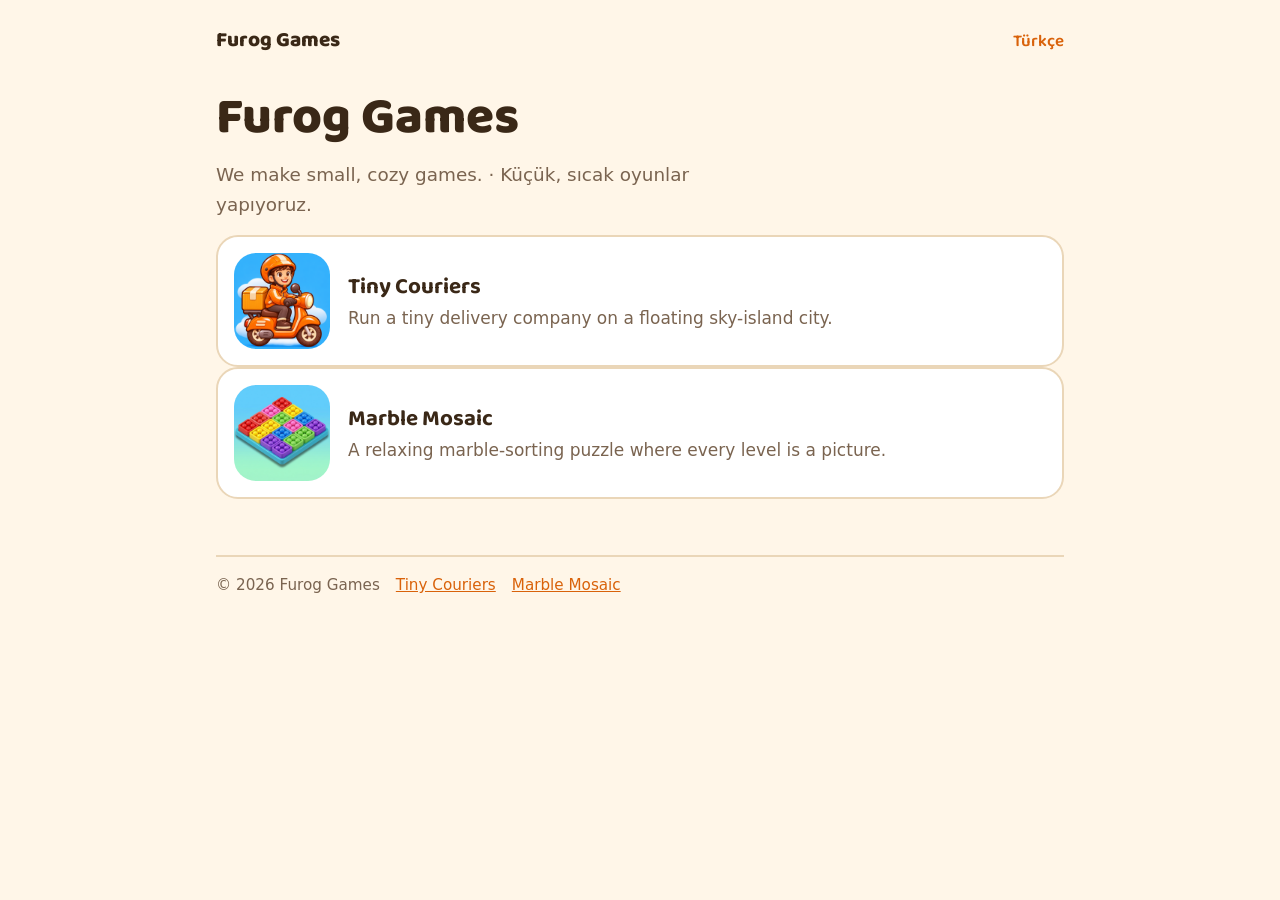
<file: index.html>
<!doctype html>
<html lang="en">
<head>
<meta charset="utf-8">
<meta name="viewport" content="width=device-width, initial-scale=1">
<title>Furog Games</title>
<meta name="description" content="Furog Games — small, cozy games.">
<link rel="stylesheet" href="assets/style.css">
<link rel="icon" href="assets/img/favicon.png">
<link rel="apple-touch-icon" href="assets/img/apple-touch-icon.png">
</head>
<body>
<div class="wrap">
<header class="top">
  <a class="brand" href="">Furog Games</a>
  <nav class="lang"><a href="tr/" hreflang="tr">Türkçe</a></nav>
</header>
<main>
<h1>Furog Games</h1>
<p class="lead">We make small, cozy games. · Küçük, sıcak oyunlar yapıyoruz.</p>
<a class="card" href="tiny-couriers/">
  <img src="assets/img/tiny-couriers-icon.png" alt="" width="96" height="96">
  <div><b>Tiny Couriers</b><span>Run a tiny delivery company on a floating sky-island city.</span></div>
</a>
<a class="card" href="marble-mosaic/">
  <img src="assets/img/marble-mosaic-icon.png" alt="" width="96" height="96">
  <div><b>Marble Mosaic</b><span>A relaxing marble-sorting puzzle where every level is a picture.</span></div>
</a>
</main>
<footer>
  <span>© 2026 Furog Games</span>
  <a href="tiny-couriers/">Tiny Couriers</a>
  <a href="marble-mosaic/">Marble Mosaic</a>
</footer>
</div>
</body>
</html>
</file>
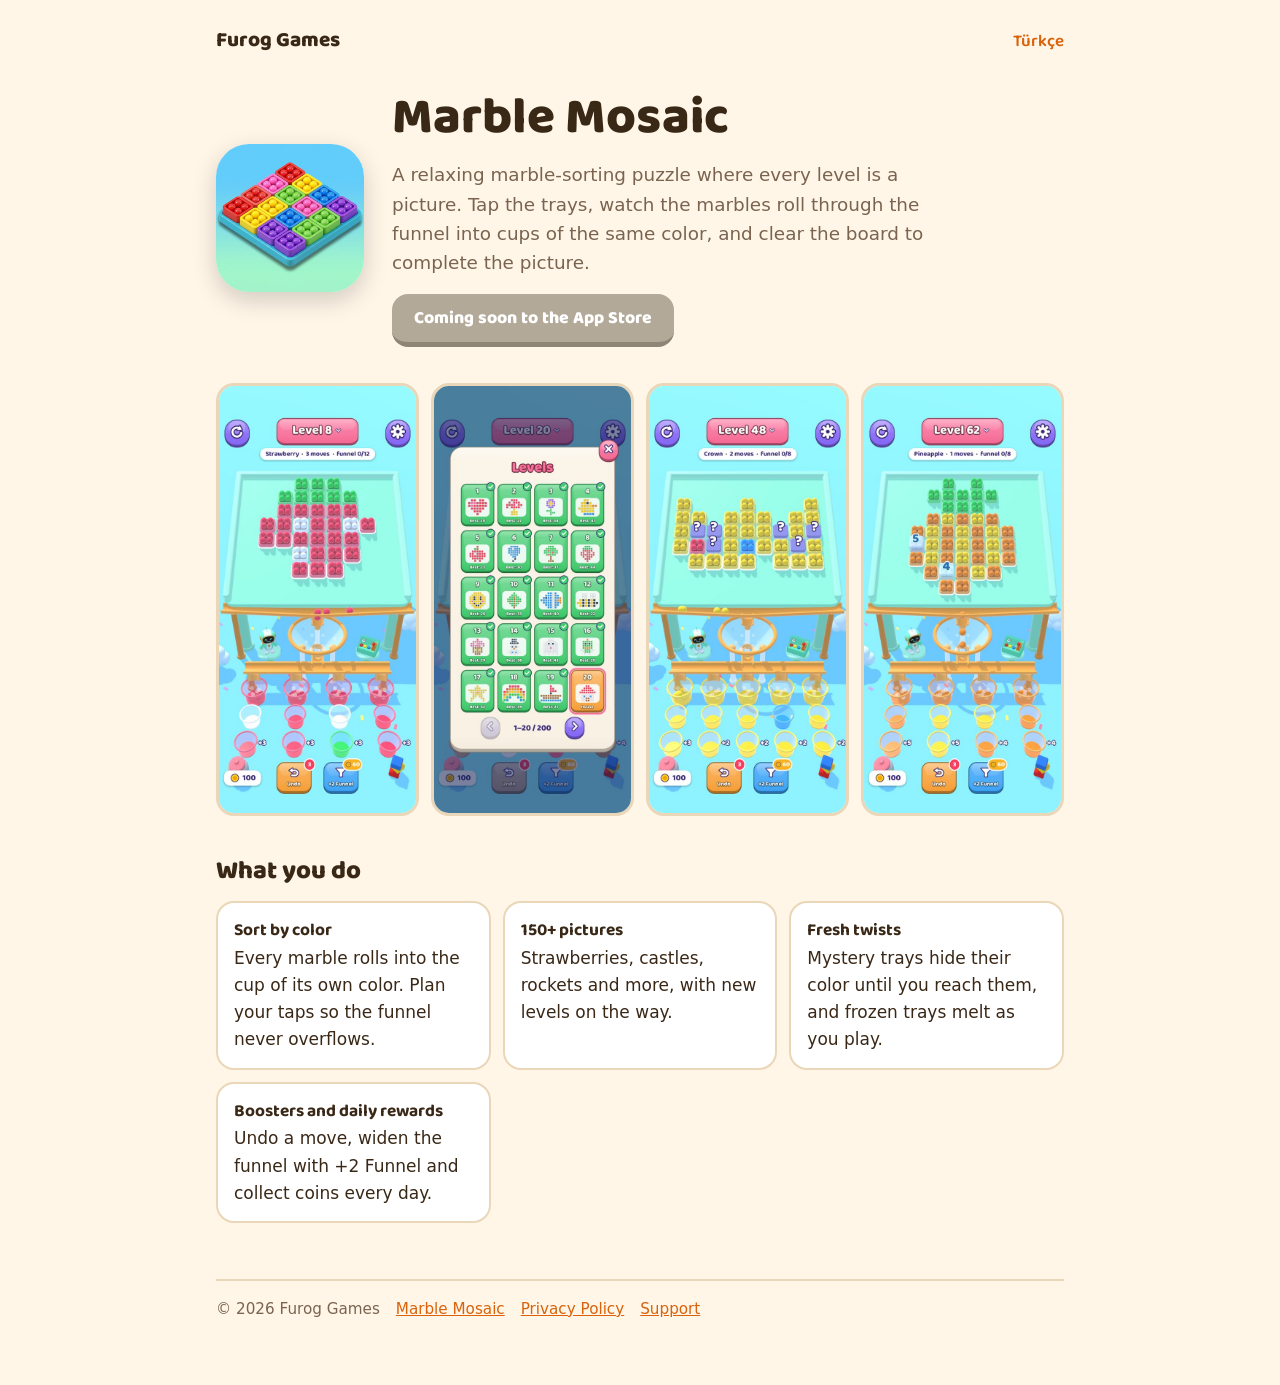
<file: marble-mosaic/index.html>
<!doctype html>
<html lang="en">
<head>
<meta charset="utf-8">
<meta name="viewport" content="width=device-width, initial-scale=1">
<title>Marble Mosaic</title>
<meta name="description" content="A relaxing marble-sorting puzzle where every level is a picture.">
<link rel="stylesheet" href="../assets/style.css">
<link rel="icon" href="../assets/img/favicon.png">
<link rel="apple-touch-icon" href="../assets/img/apple-touch-icon.png">
</head>
<body>
<div class="wrap">
<header class="top">
  <a class="brand" href="../">Furog Games</a>
  <nav class="lang"><a href="tr/" hreflang="tr">Türkçe</a></nav>
</header>
<main>
<section class="hero">
  <img class="icon" src="../assets/img/marble-mosaic-icon.png" alt="Marble Mosaic app icon" width="148" height="148">
  <div>
    <h1>Marble Mosaic</h1>
    <p class="lead">A relaxing marble-sorting puzzle where every level is a picture. Tap the trays, watch the marbles roll through the funnel into cups of the same color, and clear the board to complete the picture.</p>
    <span class="button soon">Coming soon to the App Store</span>
  </div>
</section>
<div class="shots">
  <img src="../assets/img/mm-shot-play-en.jpg" alt="Marble Mosaic screenshot" width="540" height="1170" loading="lazy">
  <img src="../assets/img/mm-shot-levels-en.jpg" alt="Marble Mosaic screenshot" width="540" height="1170" loading="lazy">
  <img src="../assets/img/mm-shot-hidden-en.jpg" alt="Marble Mosaic screenshot" width="540" height="1170" loading="lazy">
  <img src="../assets/img/mm-shot-ice-en.jpg" alt="Marble Mosaic screenshot" width="540" height="1170" loading="lazy">
</div>
<h2>What you do</h2>
<ul class="features">
  <li><b>Sort by color</b>Every marble rolls into the cup of its own color. Plan your taps so the funnel never overflows.</li>
  <li><b>150+ pictures</b>Strawberries, castles, rockets and more, with new levels on the way.</li>
  <li><b>Fresh twists</b>Mystery trays hide their color until you reach them, and frozen trays melt as you play.</li>
  <li><b>Boosters and daily rewards</b>Undo a move, widen the funnel with +2 Funnel and collect coins every day.</li>
</ul>
</main>
<footer>
  <span>© 2026 Furog Games</span>
  <a href="../marble-mosaic/">Marble Mosaic</a>
  <a href="../marble-mosaic/privacy/">Privacy Policy</a>
  <a href="../marble-mosaic/support/">Support</a>
</footer>
</div>
</body>
</html>
</file>
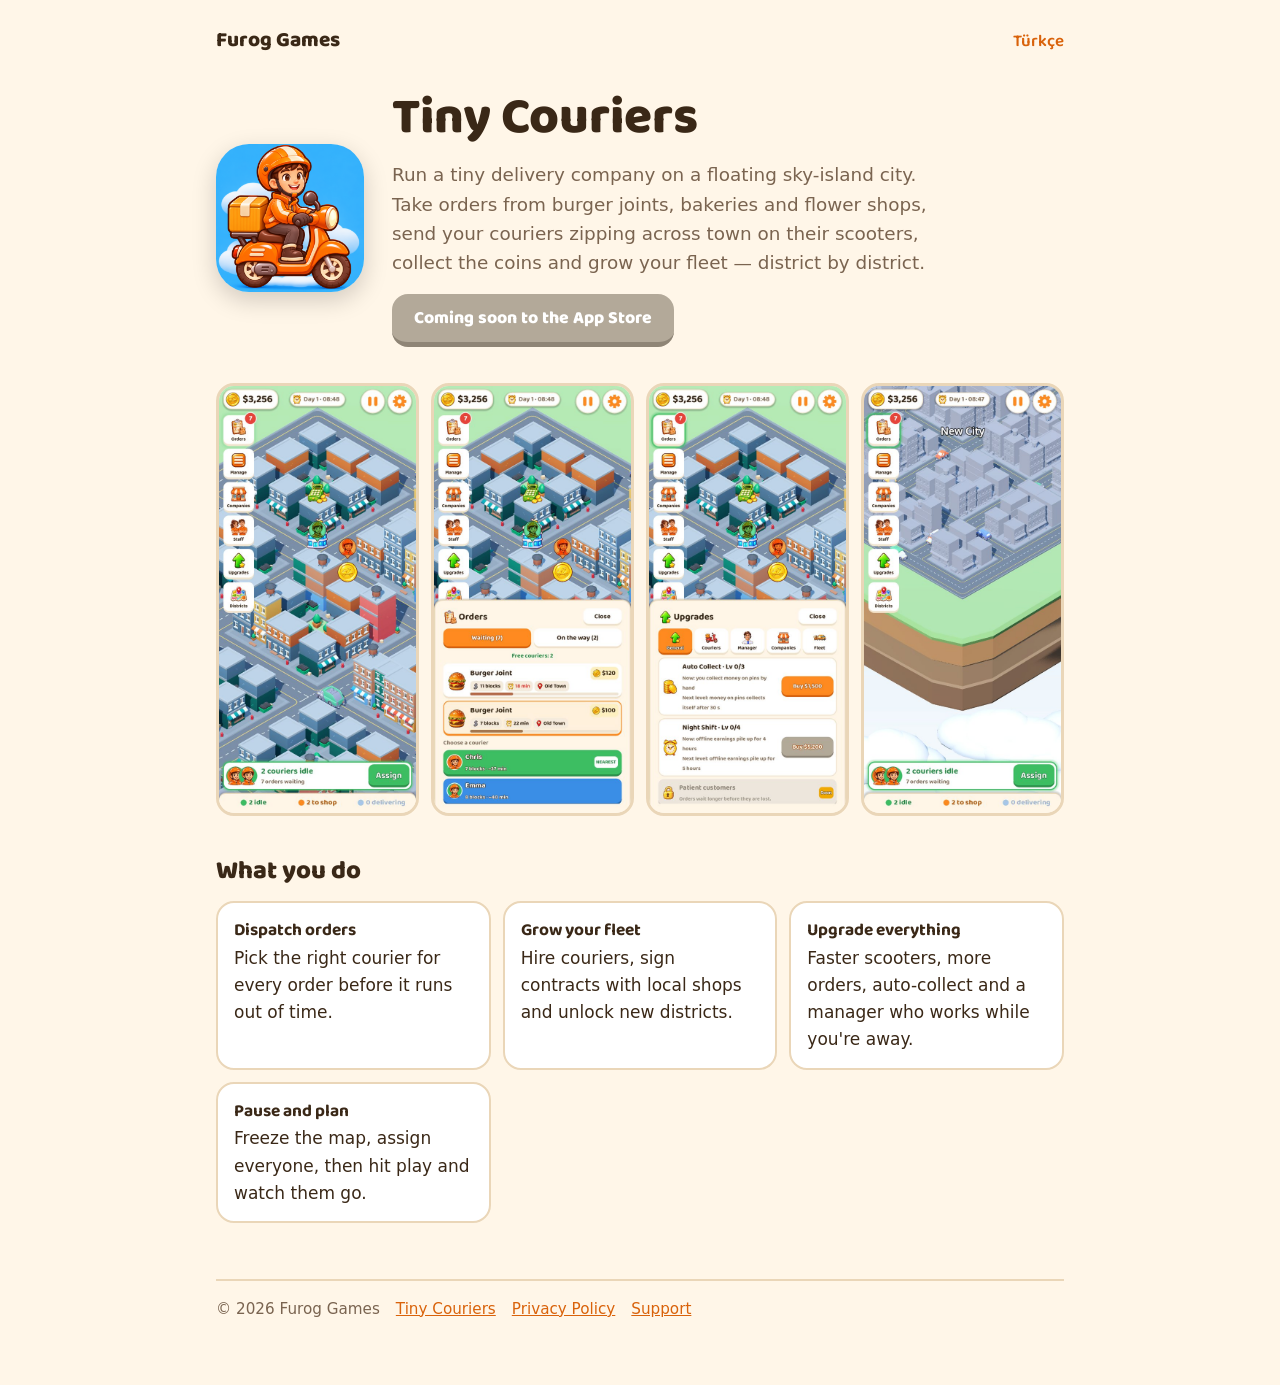
<file: tiny-couriers/index.html>
<!doctype html>
<html lang="en">
<head>
<meta charset="utf-8">
<meta name="viewport" content="width=device-width, initial-scale=1">
<title>Tiny Couriers</title>
<meta name="description" content="Run a tiny delivery company on a floating sky-island city.">
<link rel="stylesheet" href="../assets/style.css">
<link rel="icon" href="../assets/img/favicon.png">
<link rel="apple-touch-icon" href="../assets/img/apple-touch-icon.png">
</head>
<body>
<div class="wrap">
<header class="top">
  <a class="brand" href="../">Furog Games</a>
  <nav class="lang"><a href="tr/" hreflang="tr">Türkçe</a></nav>
</header>
<main>
<section class="hero">
  <img class="icon" src="../assets/img/tiny-couriers-icon.png" alt="Tiny Couriers app icon" width="148" height="148">
  <div>
    <h1>Tiny Couriers</h1>
    <p class="lead">Run a tiny delivery company on a floating sky-island city. Take orders from burger joints, bakeries and flower shops, send your couriers zipping across town on their scooters, collect the coins and grow your fleet — district by district.</p>
    <span class="button soon">Coming soon to the App Store</span>
  </div>
</section>
<div class="shots">
  <img src="../assets/img/shot-play.jpg" alt="Tiny Couriers screenshot" width="540" height="1170" loading="lazy">
  <img src="../assets/img/shot-orders.jpg" alt="Tiny Couriers screenshot" width="540" height="1170" loading="lazy">
  <img src="../assets/img/shot-upgrades.jpg" alt="Tiny Couriers screenshot" width="540" height="1170" loading="lazy">
  <img src="../assets/img/shot-island.jpg" alt="Tiny Couriers screenshot" width="540" height="1170" loading="lazy">
</div>
<h2>What you do</h2>
<ul class="features">
  <li><b>Dispatch orders</b>Pick the right courier for every order before it runs out of time.</li>
  <li><b>Grow your fleet</b>Hire couriers, sign contracts with local shops and unlock new districts.</li>
  <li><b>Upgrade everything</b>Faster scooters, more orders, auto-collect and a manager who works while you're away.</li>
  <li><b>Pause and plan</b>Freeze the map, assign everyone, then hit play and watch them go.</li>
</ul>
</main>
<footer>
  <span>© 2026 Furog Games</span>
  <a href="../tiny-couriers/">Tiny Couriers</a>
  <a href="../tiny-couriers/privacy/">Privacy Policy</a>
  <a href="../tiny-couriers/support/">Support</a>
</footer>
</div>
</body>
</html>
</file>
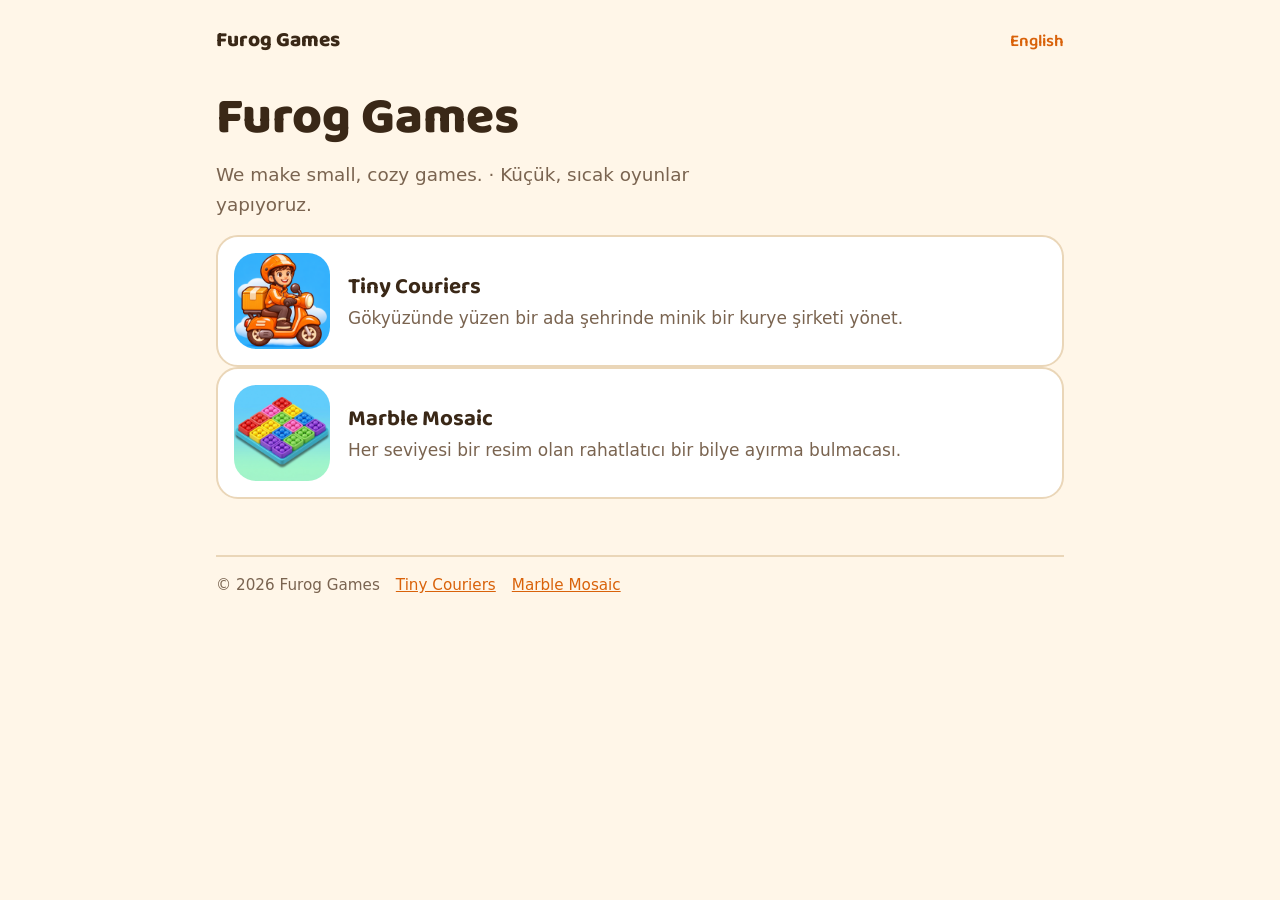
<file: tr/index.html>
<!doctype html>
<html lang="tr">
<head>
<meta charset="utf-8">
<meta name="viewport" content="width=device-width, initial-scale=1">
<title>Furog Games</title>
<meta name="description" content="Furog Games — küçük, sıcak oyunlar.">
<link rel="stylesheet" href="../assets/style.css">
<link rel="icon" href="../assets/img/favicon.png">
<link rel="apple-touch-icon" href="../assets/img/apple-touch-icon.png">
</head>
<body>
<div class="wrap">
<header class="top">
  <a class="brand" href="../">Furog Games</a>
  <nav class="lang"><a href="../" hreflang="en">English</a></nav>
</header>
<main>
<h1>Furog Games</h1>
<p class="lead">We make small, cozy games. · Küçük, sıcak oyunlar yapıyoruz.</p>
<a class="card" href="../tiny-couriers/tr/">
  <img src="../assets/img/tiny-couriers-icon.png" alt="" width="96" height="96">
  <div><b>Tiny Couriers</b><span>Gökyüzünde yüzen bir ada şehrinde minik bir kurye şirketi yönet.</span></div>
</a>
<a class="card" href="../marble-mosaic/tr/">
  <img src="../assets/img/marble-mosaic-icon.png" alt="" width="96" height="96">
  <div><b>Marble Mosaic</b><span>Her seviyesi bir resim olan rahatlatıcı bir bilye ayırma bulmacası.</span></div>
</a>
</main>
<footer>
  <span>© 2026 Furog Games</span>
  <a href="../tiny-couriers/tr/">Tiny Couriers</a>
  <a href="../marble-mosaic/tr/">Marble Mosaic</a>
</footer>
</div>
</body>
</html>
</file>
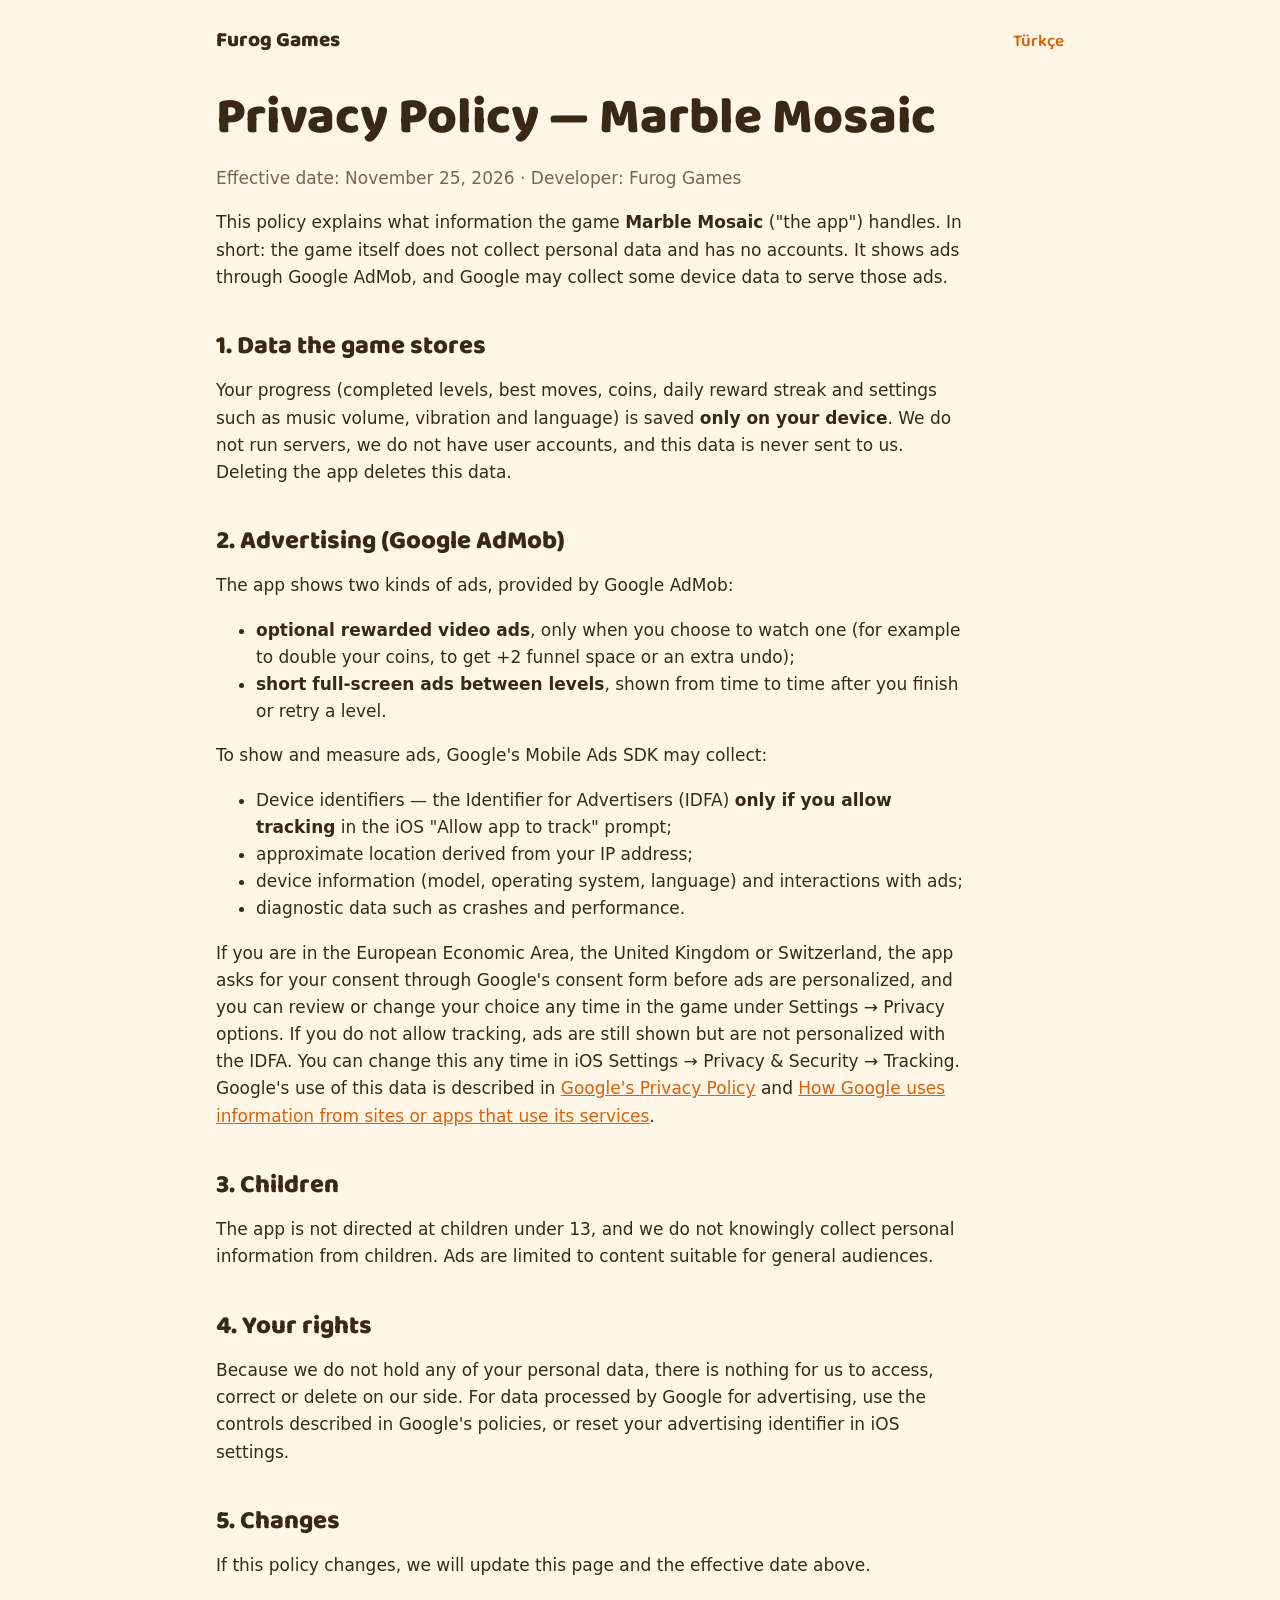
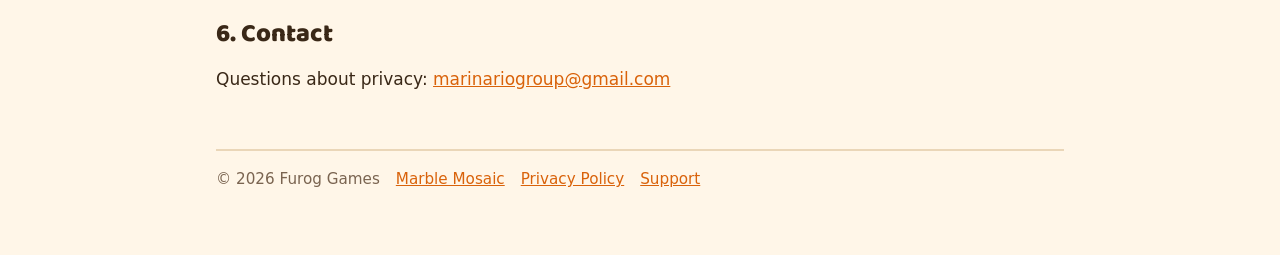
<file: marble-mosaic/privacy/index.html>
<!doctype html>
<html lang="en">
<head>
<meta charset="utf-8">
<meta name="viewport" content="width=device-width, initial-scale=1">
<title>Privacy Policy — Marble Mosaic</title>
<meta name="description" content="Privacy Policy">
<link rel="stylesheet" href="../../assets/style.css">
<link rel="icon" href="../../assets/img/favicon.png">
<link rel="apple-touch-icon" href="../../assets/img/apple-touch-icon.png">
</head>
<body>
<div class="wrap">
<header class="top">
  <a class="brand" href="../../">Furog Games</a>
  <nav class="lang"><a href="tr/" hreflang="tr">Türkçe</a></nav>
</header>
<main>
<article class="doc">
<h1>Privacy Policy — Marble Mosaic</h1>
<p class="meta">Effective date: November 25, 2026 · Developer: Furog Games</p>
<p>This policy explains what information the game <b>Marble Mosaic</b> ("the app") handles. In short: the game
itself does not collect personal data and has no accounts. It shows ads through Google AdMob, and Google may
collect some device data to serve those ads.</p>

<h2>1. Data the game stores</h2>
<p>Your progress (completed levels, best moves, coins, daily reward streak and settings such as music volume,
vibration and language) is saved <b>only on your device</b>. We do not run servers, we do not have user accounts,
and this data is never sent to us. Deleting the app deletes this data.</p>

<h2>2. Advertising (Google AdMob)</h2>
<p>The app shows two kinds of ads, provided by Google AdMob:</p>
<ul>
  <li><b>optional rewarded video ads</b>, only when you choose to watch one (for example to double your coins,
      to get +2 funnel space or an extra undo);</li>
  <li><b>short full-screen ads between levels</b>, shown from time to time after you finish or retry a level.</li>
</ul>
<p>To show and measure ads, Google's Mobile Ads SDK may collect:</p>
<ul>
  <li>Device identifiers — the Identifier for Advertisers (IDFA) <b>only if you allow tracking</b> in the iOS
      "Allow app to track" prompt;</li>
  <li>approximate location derived from your IP address;</li>
  <li>device information (model, operating system, language) and interactions with ads;</li>
  <li>diagnostic data such as crashes and performance.</li>
</ul>
<p>If you are in the European Economic Area, the United Kingdom or Switzerland, the app asks for your consent
through Google's consent form before ads are personalized, and you can review or change your choice any time in the
game under Settings → Privacy options. If you do not allow tracking, ads are still shown but are
not personalized with the IDFA. You can change this any time in iOS Settings → Privacy &amp; Security → Tracking.
Google's use of this data is described in
<a href="https://policies.google.com/privacy">Google's Privacy Policy</a> and
<a href="https://policies.google.com/technologies/partner-sites">How Google uses information from sites or apps that use its services</a>.</p>

<h2>3. Children</h2>
<p>The app is not directed at children under 13, and we do not knowingly collect personal information from
children. Ads are limited to content suitable for general audiences.</p>

<h2>4. Your rights</h2>
<p>Because we do not hold any of your personal data, there is nothing for us to access, correct or delete on our
side. For data processed by Google for advertising, use the controls described in Google's policies, or reset
your advertising identifier in iOS settings.</p>

<h2>5. Changes</h2>
<p>If this policy changes, we will update this page and the effective date above.</p>

<h2>6. Contact</h2>
<p>Questions about privacy: <a href="mailto:marinariogroup@gmail.com">marinariogroup@gmail.com</a></p>
</article>
</main>
<footer>
  <span>© 2026 Furog Games</span>
  <a href="../../marble-mosaic/">Marble Mosaic</a>
  <a href="../../marble-mosaic/privacy/">Privacy Policy</a>
  <a href="../../marble-mosaic/support/">Support</a>
</footer>
</div>
</body>
</html>
</file>
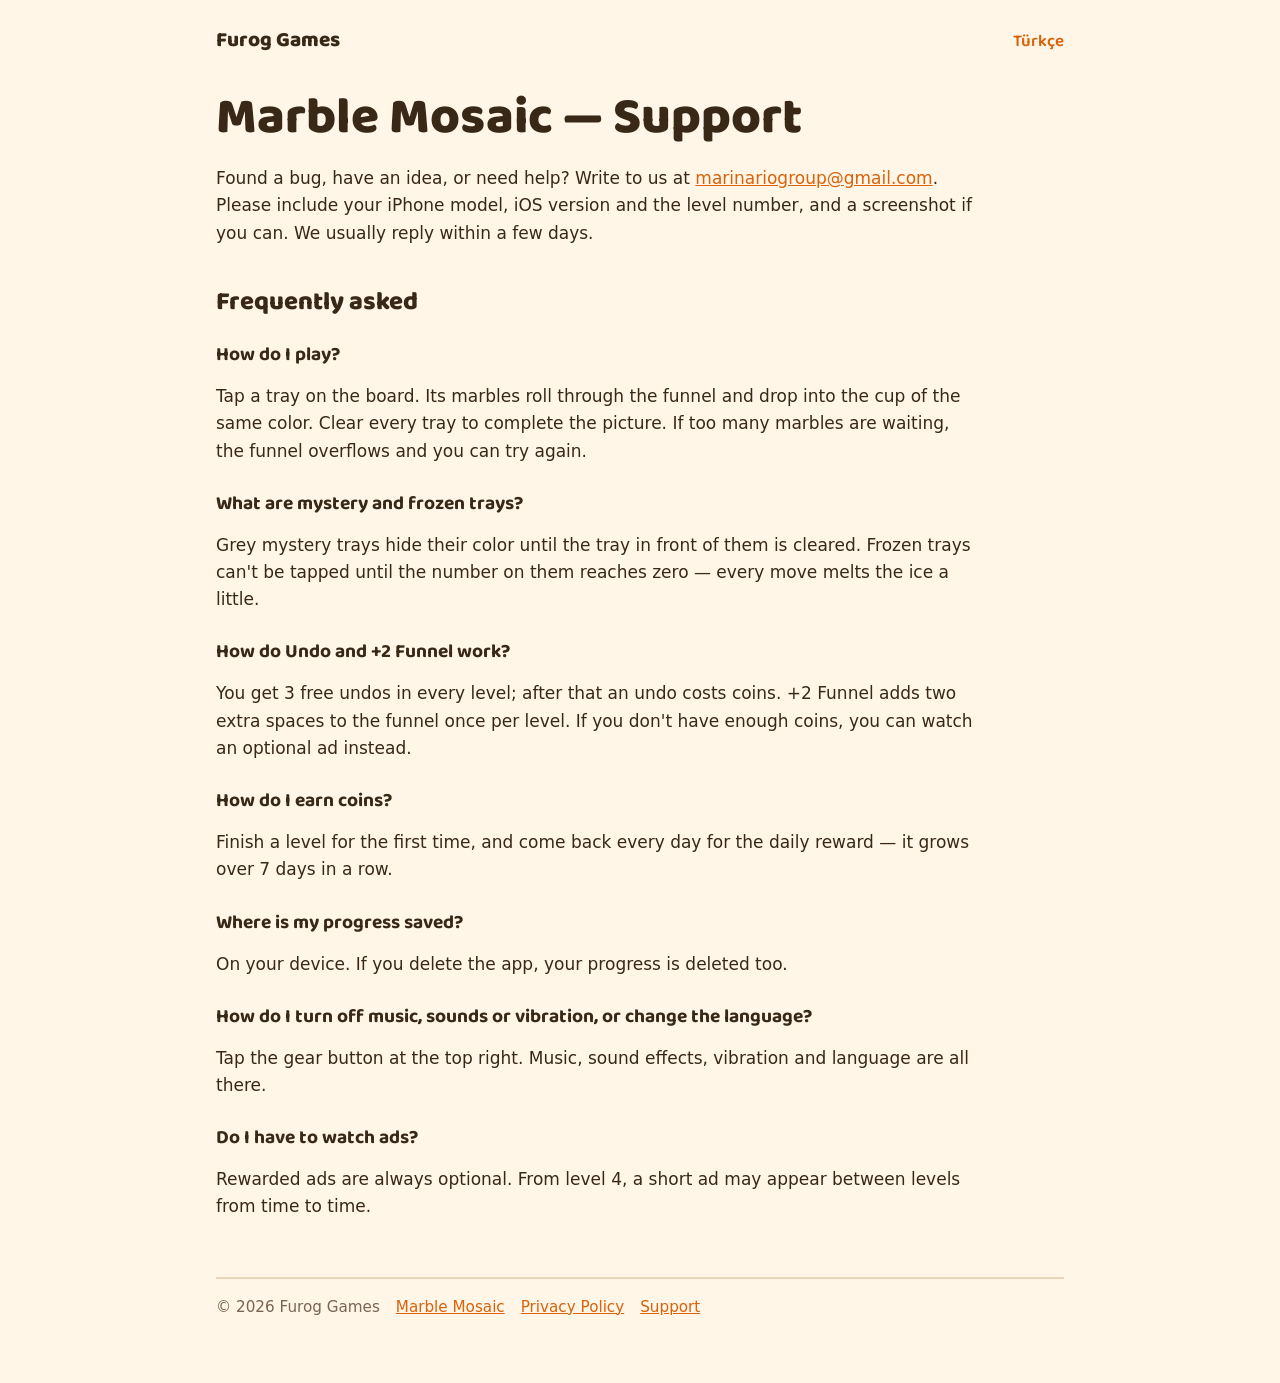
<file: marble-mosaic/support/index.html>
<!doctype html>
<html lang="en">
<head>
<meta charset="utf-8">
<meta name="viewport" content="width=device-width, initial-scale=1">
<title>Support — Marble Mosaic</title>
<meta name="description" content="Support">
<link rel="stylesheet" href="../../assets/style.css">
<link rel="icon" href="../../assets/img/favicon.png">
<link rel="apple-touch-icon" href="../../assets/img/apple-touch-icon.png">
</head>
<body>
<div class="wrap">
<header class="top">
  <a class="brand" href="../../">Furog Games</a>
  <nav class="lang"><a href="tr/" hreflang="tr">Türkçe</a></nav>
</header>
<main>
<article class="doc">
<h1>Marble Mosaic — Support</h1>
<p>Found a bug, have an idea, or need help? Write to us at
<a href="mailto:marinariogroup@gmail.com?subject=Marble%20Mosaic">marinariogroup@gmail.com</a>. Please include your iPhone model, iOS
version and the level number, and a screenshot if you can. We usually reply within a few days.</p>
<h2>Frequently asked</h2>
<h3>How do I play?</h3>
<p>Tap a tray on the board. Its marbles roll through the funnel and drop into the cup of the same color. Clear
every tray to complete the picture. If too many marbles are waiting, the funnel overflows and you can try again.</p>
<h3>What are mystery and frozen trays?</h3>
<p>Grey mystery trays hide their color until the tray in front of them is cleared. Frozen trays can't be tapped
until the number on them reaches zero — every move melts the ice a little.</p>
<h3>How do Undo and +2 Funnel work?</h3>
<p>You get 3 free undos in every level; after that an undo costs coins. +2 Funnel adds two extra spaces to the
funnel once per level. If you don't have enough coins, you can watch an optional ad instead.</p>
<h3>How do I earn coins?</h3>
<p>Finish a level for the first time, and come back every day for the daily reward — it grows over 7 days in a row.</p>
<h3>Where is my progress saved?</h3>
<p>On your device. If you delete the app, your progress is deleted too.</p>
<h3>How do I turn off music, sounds or vibration, or change the language?</h3>
<p>Tap the gear button at the top right. Music, sound effects, vibration and language are all there.</p>
<h3>Do I have to watch ads?</h3>
<p>Rewarded ads are always optional. From level 4, a short ad may appear between levels from time to time.</p>
</article>
</main>
<footer>
  <span>© 2026 Furog Games</span>
  <a href="../../marble-mosaic/">Marble Mosaic</a>
  <a href="../../marble-mosaic/privacy/">Privacy Policy</a>
  <a href="../../marble-mosaic/support/">Support</a>
</footer>
</div>
</body>
</html>
</file>
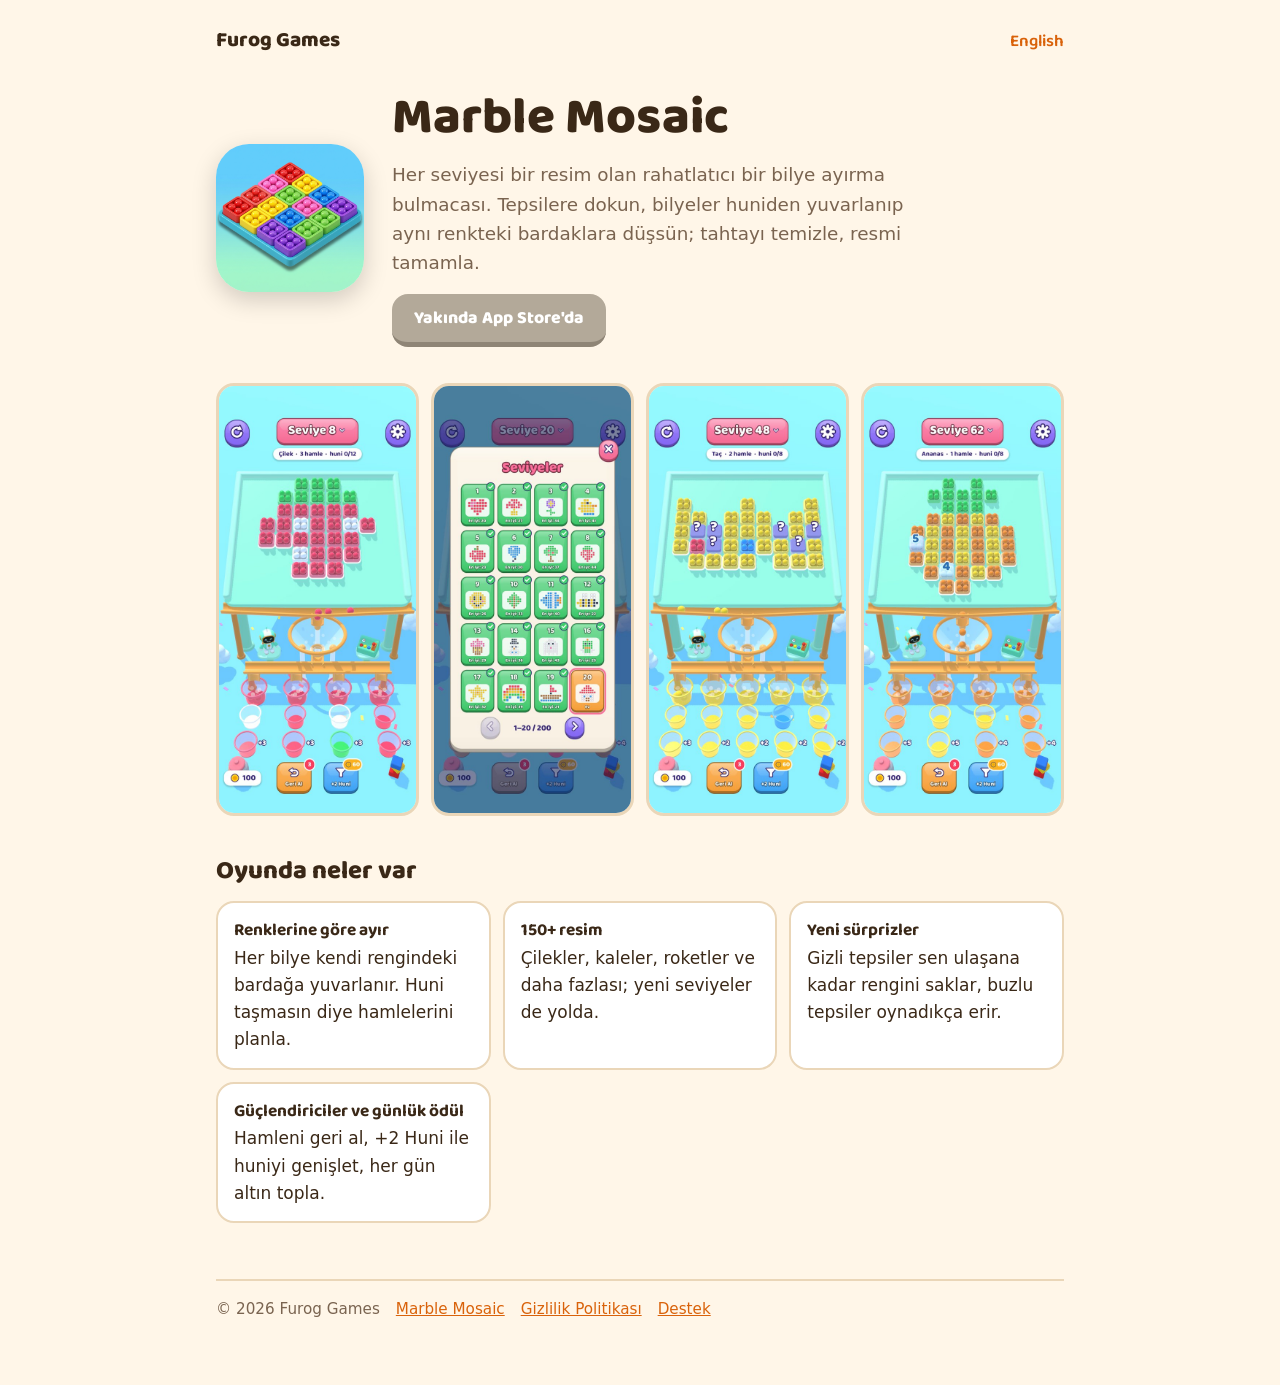
<file: marble-mosaic/tr/index.html>
<!doctype html>
<html lang="tr">
<head>
<meta charset="utf-8">
<meta name="viewport" content="width=device-width, initial-scale=1">
<title>Marble Mosaic</title>
<meta name="description" content="Her seviyesi bir resim olan rahatlatıcı bir bilye ayırma bulmacası.">
<link rel="stylesheet" href="../../assets/style.css">
<link rel="icon" href="../../assets/img/favicon.png">
<link rel="apple-touch-icon" href="../../assets/img/apple-touch-icon.png">
</head>
<body>
<div class="wrap">
<header class="top">
  <a class="brand" href="../../">Furog Games</a>
  <nav class="lang"><a href="../" hreflang="en">English</a></nav>
</header>
<main>
<section class="hero">
  <img class="icon" src="../../assets/img/marble-mosaic-icon.png" alt="Marble Mosaic app icon" width="148" height="148">
  <div>
    <h1>Marble Mosaic</h1>
    <p class="lead">Her seviyesi bir resim olan rahatlatıcı bir bilye ayırma bulmacası. Tepsilere dokun, bilyeler huniden yuvarlanıp aynı renkteki bardaklara düşsün; tahtayı temizle, resmi tamamla.</p>
    <span class="button soon">Yakında App Store'da</span>
  </div>
</section>
<div class="shots">
  <img src="../../assets/img/mm-shot-play-tr.jpg" alt="Marble Mosaic screenshot" width="540" height="1170" loading="lazy">
  <img src="../../assets/img/mm-shot-levels-tr.jpg" alt="Marble Mosaic screenshot" width="540" height="1170" loading="lazy">
  <img src="../../assets/img/mm-shot-hidden-tr.jpg" alt="Marble Mosaic screenshot" width="540" height="1170" loading="lazy">
  <img src="../../assets/img/mm-shot-ice-tr.jpg" alt="Marble Mosaic screenshot" width="540" height="1170" loading="lazy">
</div>
<h2>Oyunda neler var</h2>
<ul class="features">
  <li><b>Renklerine göre ayır</b>Her bilye kendi rengindeki bardağa yuvarlanır. Huni taşmasın diye hamlelerini planla.</li>
  <li><b>150+ resim</b>Çilekler, kaleler, roketler ve daha fazlası; yeni seviyeler de yolda.</li>
  <li><b>Yeni sürprizler</b>Gizli tepsiler sen ulaşana kadar rengini saklar, buzlu tepsiler oynadıkça erir.</li>
  <li><b>Güçlendiriciler ve günlük ödül</b>Hamleni geri al, +2 Huni ile huniyi genişlet, her gün altın topla.</li>
</ul>
</main>
<footer>
  <span>© 2026 Furog Games</span>
  <a href="../../marble-mosaic/tr/">Marble Mosaic</a>
  <a href="../../marble-mosaic/privacy/tr/">Gizlilik Politikası</a>
  <a href="../../marble-mosaic/support/tr/">Destek</a>
</footer>
</div>
</body>
</html>
</file>
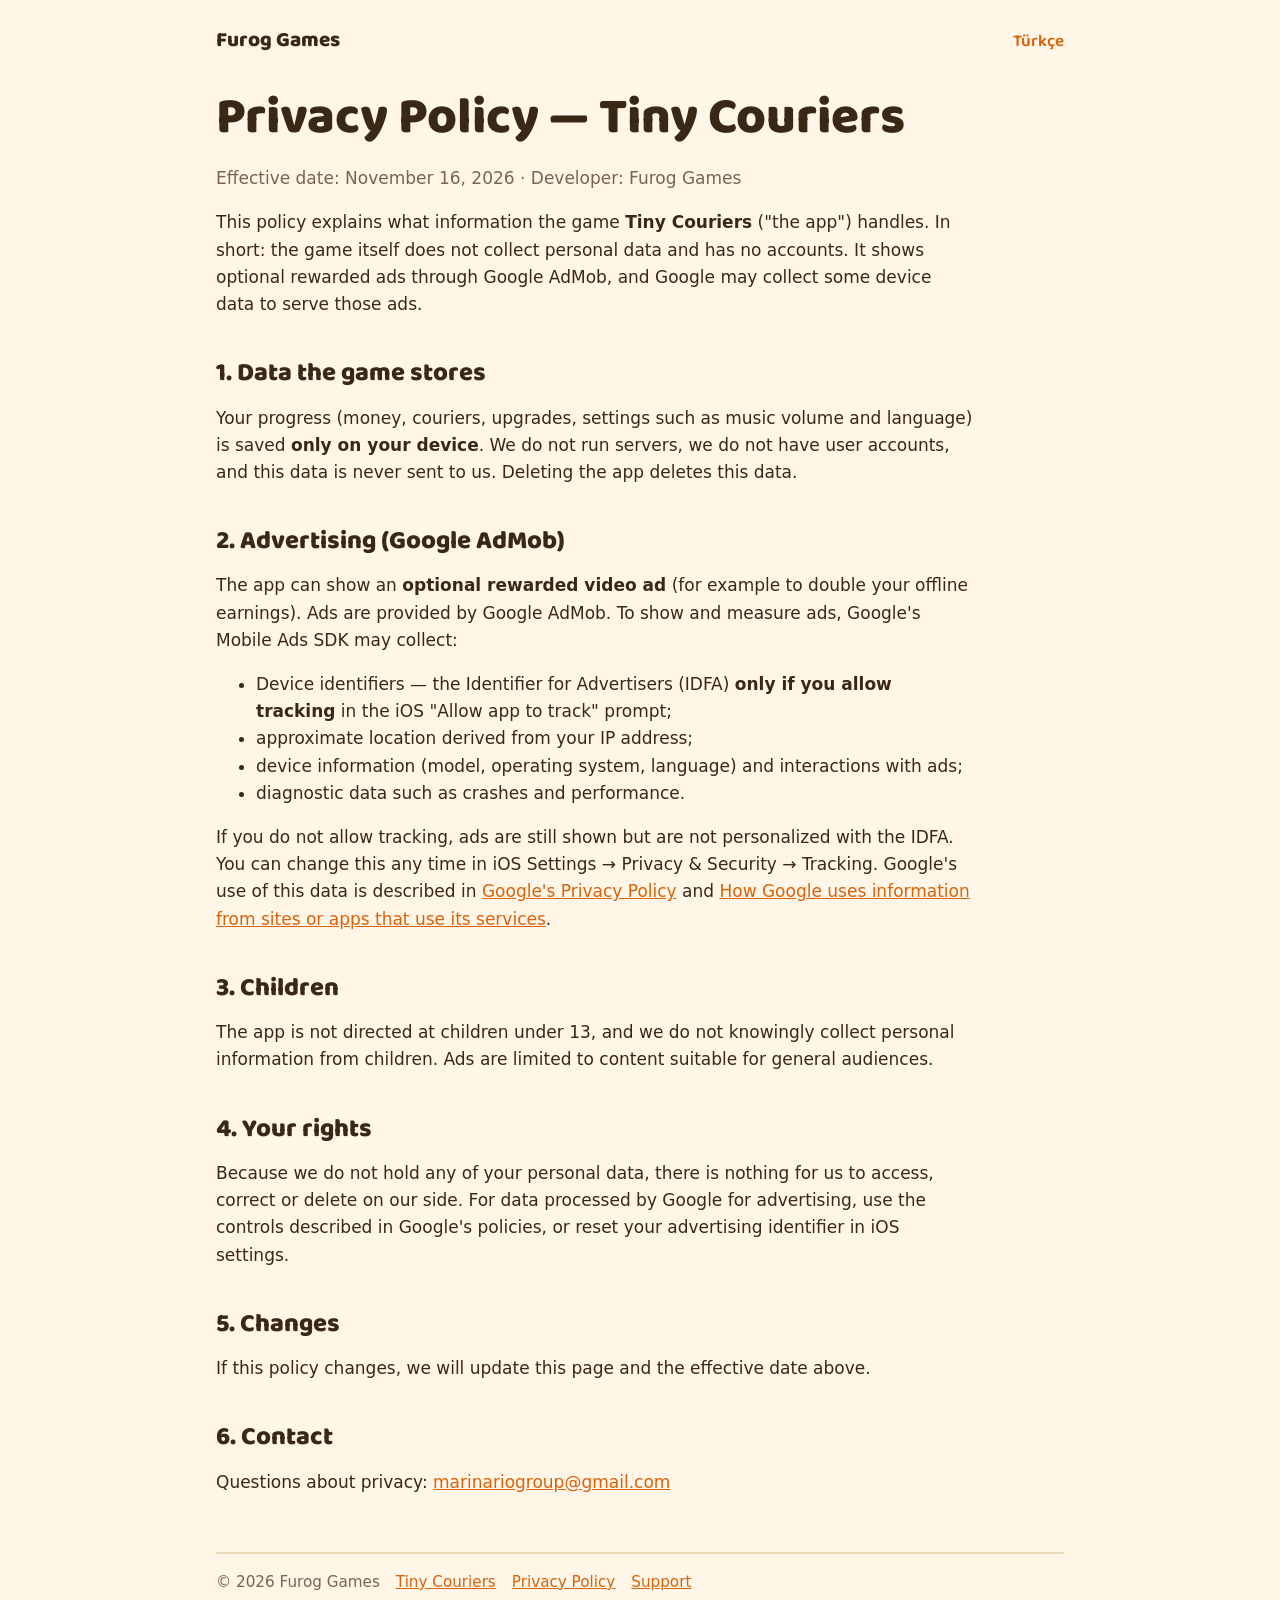
<file: tiny-couriers/privacy/index.html>
<!doctype html>
<html lang="en">
<head>
<meta charset="utf-8">
<meta name="viewport" content="width=device-width, initial-scale=1">
<title>Privacy Policy — Tiny Couriers</title>
<meta name="description" content="Privacy Policy">
<link rel="stylesheet" href="../../assets/style.css">
<link rel="icon" href="../../assets/img/favicon.png">
<link rel="apple-touch-icon" href="../../assets/img/apple-touch-icon.png">
</head>
<body>
<div class="wrap">
<header class="top">
  <a class="brand" href="../../">Furog Games</a>
  <nav class="lang"><a href="tr/" hreflang="tr">Türkçe</a></nav>
</header>
<main>
<article class="doc">
<h1>Privacy Policy — Tiny Couriers</h1>
<p class="meta">Effective date: November 16, 2026 · Developer: Furog Games</p>
<p>This policy explains what information the game <b>Tiny Couriers</b> ("the app") handles. In short: the game
itself does not collect personal data and has no accounts. It shows optional rewarded ads through Google AdMob,
and Google may collect some device data to serve those ads.</p>

<h2>1. Data the game stores</h2>
<p>Your progress (money, couriers, upgrades, settings such as music volume and language) is saved
<b>only on your device</b>. We do not run servers, we do not have user accounts, and this data is never sent to us.
Deleting the app deletes this data.</p>

<h2>2. Advertising (Google AdMob)</h2>
<p>The app can show an <b>optional rewarded video ad</b> (for example to double your offline earnings). Ads are
provided by Google AdMob. To show and measure ads, Google's Mobile Ads SDK may collect:</p>
<ul>
  <li>Device identifiers — the Identifier for Advertisers (IDFA) <b>only if you allow tracking</b> in the iOS
      "Allow app to track" prompt;</li>
  <li>approximate location derived from your IP address;</li>
  <li>device information (model, operating system, language) and interactions with ads;</li>
  <li>diagnostic data such as crashes and performance.</li>
</ul>
<p>If you do not allow tracking, ads are still shown but are not personalized with the IDFA. You can change this any
time in iOS Settings → Privacy &amp; Security → Tracking. Google's use of this data is described in
<a href="https://policies.google.com/privacy">Google's Privacy Policy</a> and
<a href="https://policies.google.com/technologies/partner-sites">How Google uses information from sites or apps that use its services</a>.</p>

<h2>3. Children</h2>
<p>The app is not directed at children under 13, and we do not knowingly collect personal information from
children. Ads are limited to content suitable for general audiences.</p>

<h2>4. Your rights</h2>
<p>Because we do not hold any of your personal data, there is nothing for us to access, correct or delete on our
side. For data processed by Google for advertising, use the controls described in Google's policies, or reset
your advertising identifier in iOS settings.</p>

<h2>5. Changes</h2>
<p>If this policy changes, we will update this page and the effective date above.</p>

<h2>6. Contact</h2>
<p>Questions about privacy: <a href="mailto:marinariogroup@gmail.com">marinariogroup@gmail.com</a></p>
</article>
</main>
<footer>
  <span>© 2026 Furog Games</span>
  <a href="../../tiny-couriers/">Tiny Couriers</a>
  <a href="../../tiny-couriers/privacy/">Privacy Policy</a>
  <a href="../../tiny-couriers/support/">Support</a>
</footer>
</div>
</body>
</html>
</file>
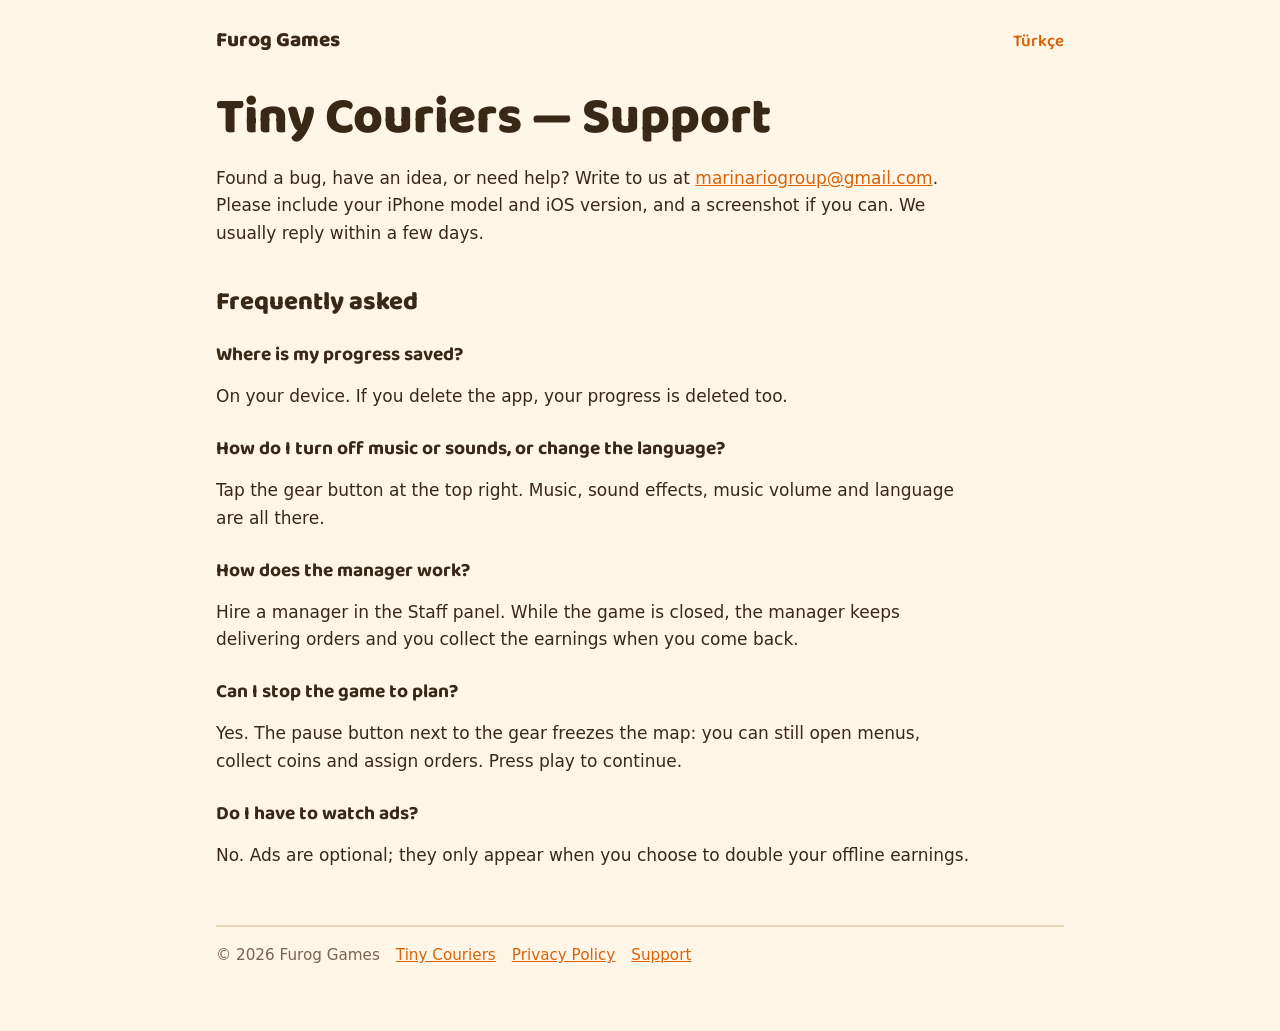
<file: tiny-couriers/support/index.html>
<!doctype html>
<html lang="en">
<head>
<meta charset="utf-8">
<meta name="viewport" content="width=device-width, initial-scale=1">
<title>Support — Tiny Couriers</title>
<meta name="description" content="Support">
<link rel="stylesheet" href="../../assets/style.css">
<link rel="icon" href="../../assets/img/favicon.png">
<link rel="apple-touch-icon" href="../../assets/img/apple-touch-icon.png">
</head>
<body>
<div class="wrap">
<header class="top">
  <a class="brand" href="../../">Furog Games</a>
  <nav class="lang"><a href="tr/" hreflang="tr">Türkçe</a></nav>
</header>
<main>
<article class="doc">
<h1>Tiny Couriers — Support</h1>
<p>Found a bug, have an idea, or need help? Write to us at
<a href="mailto:marinariogroup@gmail.com?subject=Tiny%20Couriers">marinariogroup@gmail.com</a>. Please include your iPhone model and iOS
version, and a screenshot if you can. We usually reply within a few days.</p>
<h2>Frequently asked</h2>
<h3>Where is my progress saved?</h3>
<p>On your device. If you delete the app, your progress is deleted too.</p>
<h3>How do I turn off music or sounds, or change the language?</h3>
<p>Tap the gear button at the top right. Music, sound effects, music volume and language are all there.</p>
<h3>How does the manager work?</h3>
<p>Hire a manager in the Staff panel. While the game is closed, the manager keeps delivering orders and you collect
the earnings when you come back.</p>
<h3>Can I stop the game to plan?</h3>
<p>Yes. The pause button next to the gear freezes the map: you can still open menus, collect coins and assign
orders. Press play to continue.</p>
<h3>Do I have to watch ads?</h3>
<p>No. Ads are optional; they only appear when you choose to double your offline earnings.</p>
</article>
</main>
<footer>
  <span>© 2026 Furog Games</span>
  <a href="../../tiny-couriers/">Tiny Couriers</a>
  <a href="../../tiny-couriers/privacy/">Privacy Policy</a>
  <a href="../../tiny-couriers/support/">Support</a>
</footer>
</div>
</body>
</html>
</file>
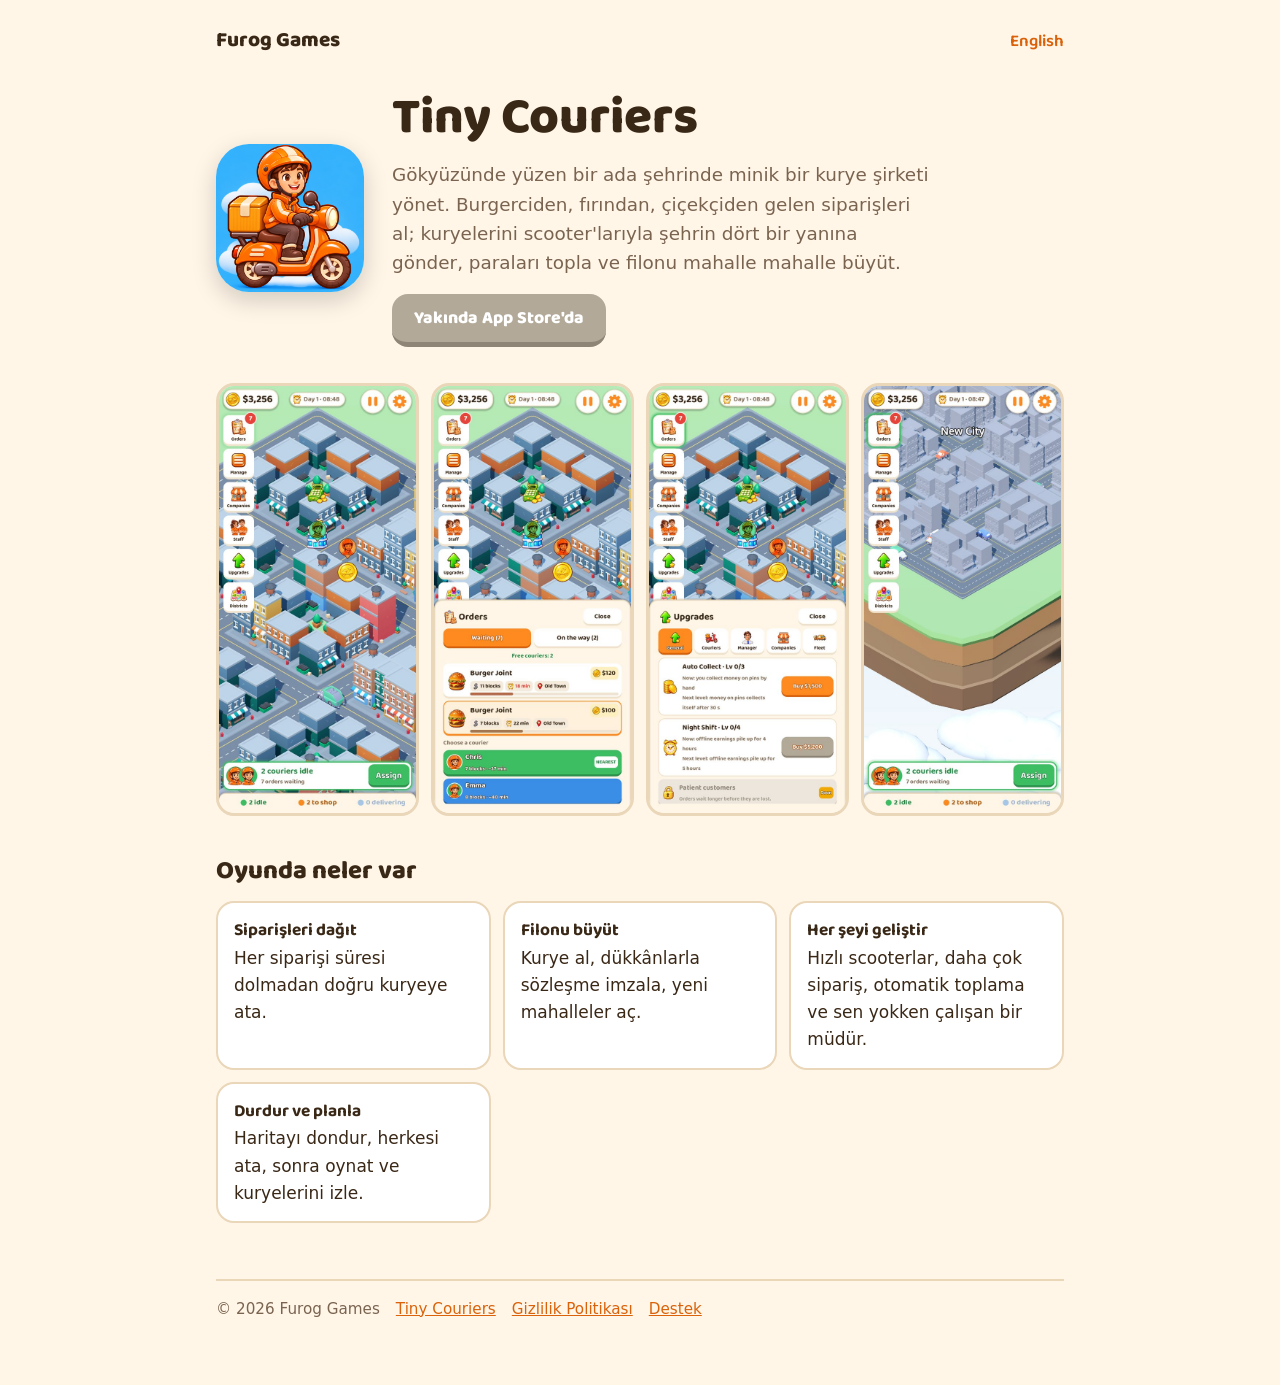
<file: tiny-couriers/tr/index.html>
<!doctype html>
<html lang="tr">
<head>
<meta charset="utf-8">
<meta name="viewport" content="width=device-width, initial-scale=1">
<title>Tiny Couriers</title>
<meta name="description" content="Gökyüzünde yüzen bir ada şehrinde minik bir kurye şirketi yönet.">
<link rel="stylesheet" href="../../assets/style.css">
<link rel="icon" href="../../assets/img/favicon.png">
<link rel="apple-touch-icon" href="../../assets/img/apple-touch-icon.png">
</head>
<body>
<div class="wrap">
<header class="top">
  <a class="brand" href="../../">Furog Games</a>
  <nav class="lang"><a href="../" hreflang="en">English</a></nav>
</header>
<main>
<section class="hero">
  <img class="icon" src="../../assets/img/tiny-couriers-icon.png" alt="Tiny Couriers app icon" width="148" height="148">
  <div>
    <h1>Tiny Couriers</h1>
    <p class="lead">Gökyüzünde yüzen bir ada şehrinde minik bir kurye şirketi yönet. Burgerciden, fırından, çiçekçiden gelen siparişleri al; kuryelerini scooter'larıyla şehrin dört bir yanına gönder, paraları topla ve filonu mahalle mahalle büyüt.</p>
    <span class="button soon">Yakında App Store'da</span>
  </div>
</section>
<div class="shots">
  <img src="../../assets/img/shot-play.jpg" alt="Tiny Couriers screenshot" width="540" height="1170" loading="lazy">
  <img src="../../assets/img/shot-orders.jpg" alt="Tiny Couriers screenshot" width="540" height="1170" loading="lazy">
  <img src="../../assets/img/shot-upgrades.jpg" alt="Tiny Couriers screenshot" width="540" height="1170" loading="lazy">
  <img src="../../assets/img/shot-island.jpg" alt="Tiny Couriers screenshot" width="540" height="1170" loading="lazy">
</div>
<h2>Oyunda neler var</h2>
<ul class="features">
  <li><b>Siparişleri dağıt</b>Her siparişi süresi dolmadan doğru kuryeye ata.</li>
  <li><b>Filonu büyüt</b>Kurye al, dükkânlarla sözleşme imzala, yeni mahalleler aç.</li>
  <li><b>Her şeyi geliştir</b>Hızlı scooterlar, daha çok sipariş, otomatik toplama ve sen yokken çalışan bir müdür.</li>
  <li><b>Durdur ve planla</b>Haritayı dondur, herkesi ata, sonra oynat ve kuryelerini izle.</li>
</ul>
</main>
<footer>
  <span>© 2026 Furog Games</span>
  <a href="../../tiny-couriers/tr/">Tiny Couriers</a>
  <a href="../../tiny-couriers/privacy/tr/">Gizlilik Politikası</a>
  <a href="../../tiny-couriers/support/tr/">Destek</a>
</footer>
</div>
</body>
</html>
</file>
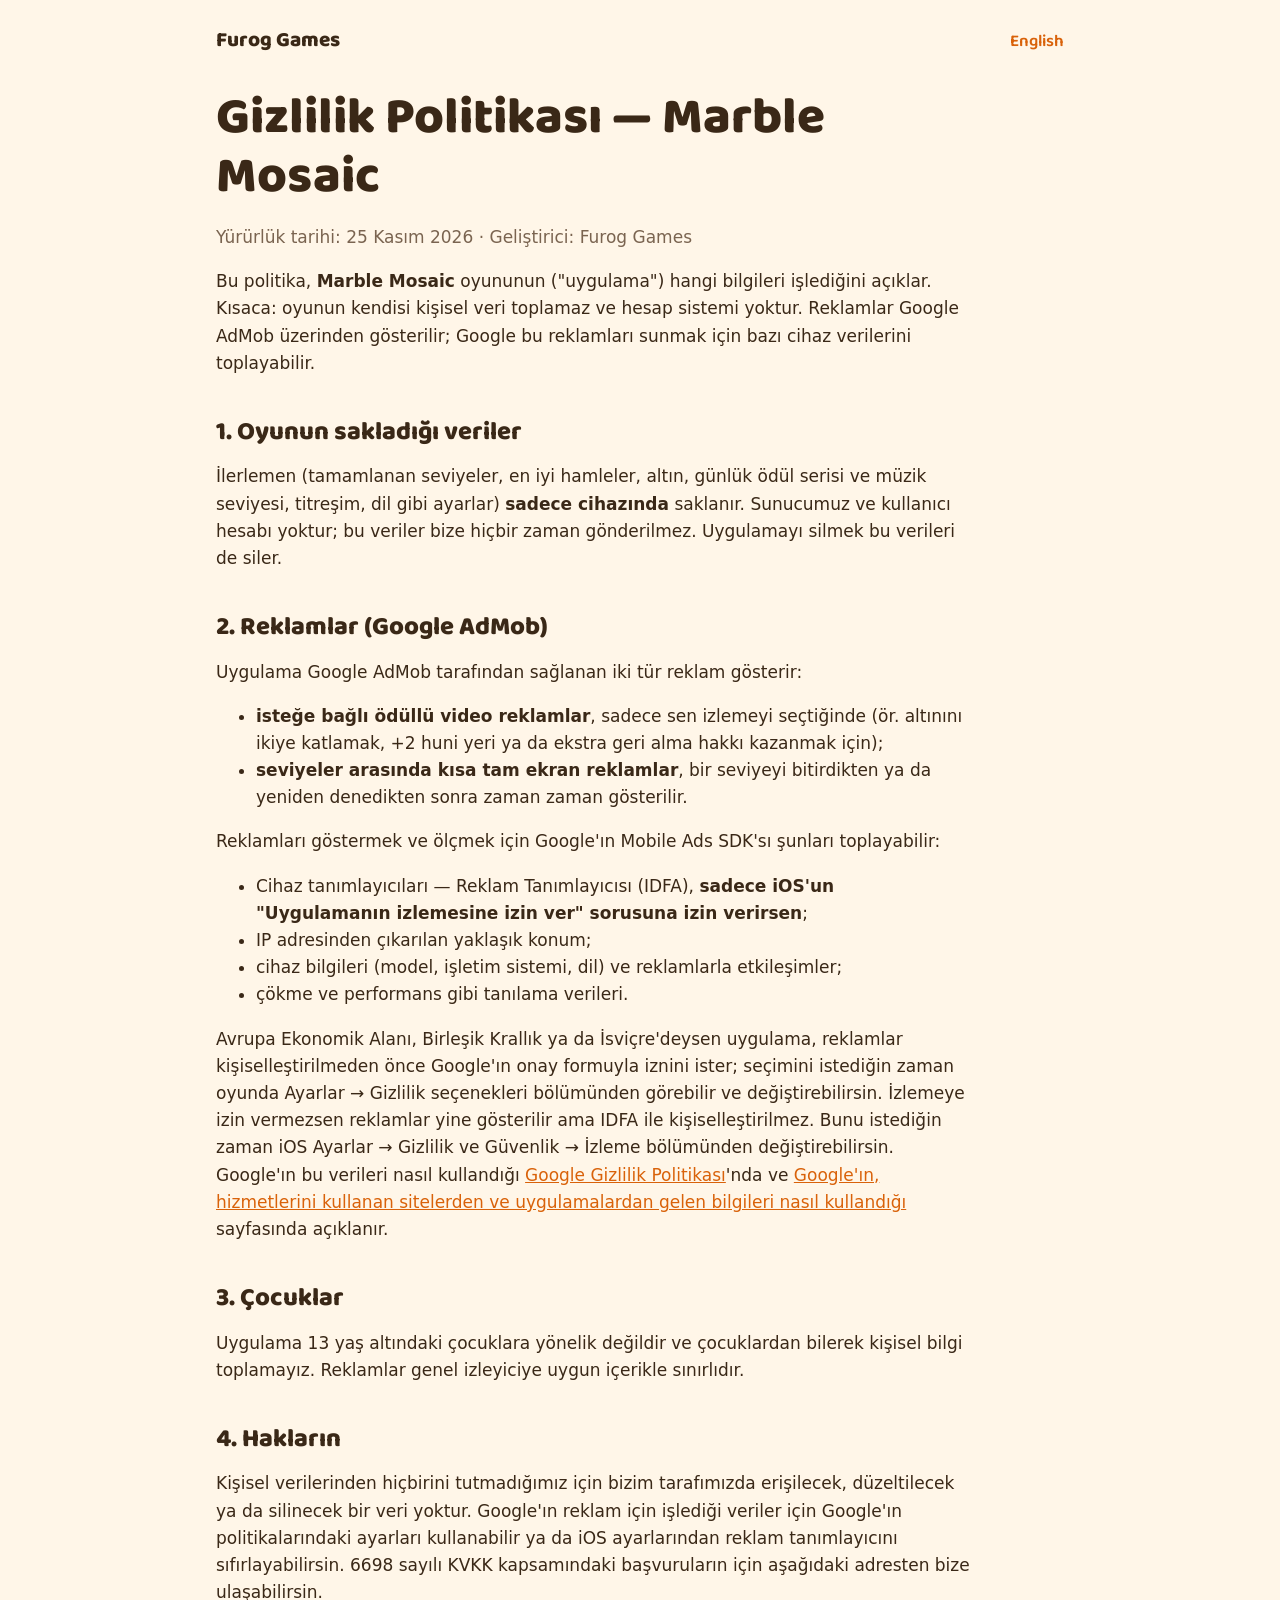
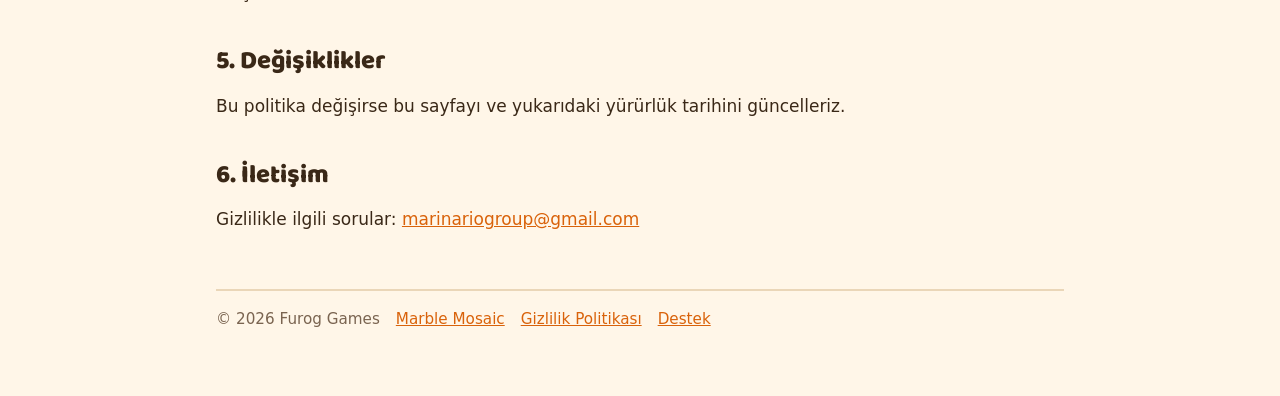
<file: marble-mosaic/privacy/tr/index.html>
<!doctype html>
<html lang="tr">
<head>
<meta charset="utf-8">
<meta name="viewport" content="width=device-width, initial-scale=1">
<title>Gizlilik Politikası — Marble Mosaic</title>
<meta name="description" content="Gizlilik Politikası">
<link rel="stylesheet" href="../../../assets/style.css">
<link rel="icon" href="../../../assets/img/favicon.png">
<link rel="apple-touch-icon" href="../../../assets/img/apple-touch-icon.png">
</head>
<body>
<div class="wrap">
<header class="top">
  <a class="brand" href="../../../">Furog Games</a>
  <nav class="lang"><a href="../" hreflang="en">English</a></nav>
</header>
<main>
<article class="doc">
<h1>Gizlilik Politikası — Marble Mosaic</h1>
<p class="meta">Yürürlük tarihi: 25 Kasım 2026 · Geliştirici: Furog Games</p>
<p>Bu politika, <b>Marble Mosaic</b> oyununun ("uygulama") hangi bilgileri işlediğini açıklar. Kısaca: oyunun
kendisi kişisel veri toplamaz ve hesap sistemi yoktur. Reklamlar Google AdMob üzerinden gösterilir; Google bu
reklamları sunmak için bazı cihaz verilerini toplayabilir.</p>

<h2>1. Oyunun sakladığı veriler</h2>
<p>İlerlemen (tamamlanan seviyeler, en iyi hamleler, altın, günlük ödül serisi ve müzik seviyesi, titreşim, dil gibi
ayarlar) <b>sadece cihazında</b> saklanır. Sunucumuz ve kullanıcı hesabı yoktur; bu veriler bize hiçbir zaman
gönderilmez. Uygulamayı silmek bu verileri de siler.</p>

<h2>2. Reklamlar (Google AdMob)</h2>
<p>Uygulama Google AdMob tarafından sağlanan iki tür reklam gösterir:</p>
<ul>
  <li><b>isteğe bağlı ödüllü video reklamlar</b>, sadece sen izlemeyi seçtiğinde (ör. altınını ikiye katlamak,
      +2 huni yeri ya da ekstra geri alma hakkı kazanmak için);</li>
  <li><b>seviyeler arasında kısa tam ekran reklamlar</b>, bir seviyeyi bitirdikten ya da yeniden denedikten sonra
      zaman zaman gösterilir.</li>
</ul>
<p>Reklamları göstermek ve ölçmek için Google'ın Mobile Ads SDK'sı şunları toplayabilir:</p>
<ul>
  <li>Cihaz tanımlayıcıları — Reklam Tanımlayıcısı (IDFA), <b>sadece iOS'un "Uygulamanın izlemesine izin ver"
      sorusuna izin verirsen</b>;</li>
  <li>IP adresinden çıkarılan yaklaşık konum;</li>
  <li>cihaz bilgileri (model, işletim sistemi, dil) ve reklamlarla etkileşimler;</li>
  <li>çökme ve performans gibi tanılama verileri.</li>
</ul>
<p>Avrupa Ekonomik Alanı, Birleşik Krallık ya da İsviçre'deysen uygulama, reklamlar kişiselleştirilmeden önce
Google'ın onay formuyla iznini ister; seçimini istediğin zaman oyunda Ayarlar → Gizlilik seçenekleri bölümünden
görebilir ve değiştirebilirsin. İzlemeye izin vermezsen reklamlar yine gösterilir ama IDFA ile
kişiselleştirilmez. Bunu istediğin zaman iOS Ayarlar → Gizlilik ve Güvenlik → İzleme bölümünden değiştirebilirsin.
Google'ın bu verileri nasıl kullandığı
<a href="https://policies.google.com/privacy?hl=tr">Google Gizlilik Politikası</a>'nda ve
<a href="https://policies.google.com/technologies/partner-sites?hl=tr">Google'ın, hizmetlerini kullanan sitelerden ve uygulamalardan gelen bilgileri nasıl kullandığı</a> sayfasında açıklanır.</p>

<h2>3. Çocuklar</h2>
<p>Uygulama 13 yaş altındaki çocuklara yönelik değildir ve çocuklardan bilerek kişisel bilgi toplamayız. Reklamlar
genel izleyiciye uygun içerikle sınırlıdır.</p>

<h2>4. Hakların</h2>
<p>Kişisel verilerinden hiçbirini tutmadığımız için bizim tarafımızda erişilecek, düzeltilecek ya da silinecek bir
veri yoktur. Google'ın reklam için işlediği veriler için Google'ın politikalarındaki ayarları kullanabilir ya da
iOS ayarlarından reklam tanımlayıcını sıfırlayabilirsin. 6698 sayılı KVKK kapsamındaki başvuruların için aşağıdaki
adresten bize ulaşabilirsin.</p>

<h2>5. Değişiklikler</h2>
<p>Bu politika değişirse bu sayfayı ve yukarıdaki yürürlük tarihini güncelleriz.</p>

<h2>6. İletişim</h2>
<p>Gizlilikle ilgili sorular: <a href="mailto:marinariogroup@gmail.com">marinariogroup@gmail.com</a></p>
</article>
</main>
<footer>
  <span>© 2026 Furog Games</span>
  <a href="../../../marble-mosaic/tr/">Marble Mosaic</a>
  <a href="../../../marble-mosaic/privacy/tr/">Gizlilik Politikası</a>
  <a href="../../../marble-mosaic/support/tr/">Destek</a>
</footer>
</div>
</body>
</html>
</file>
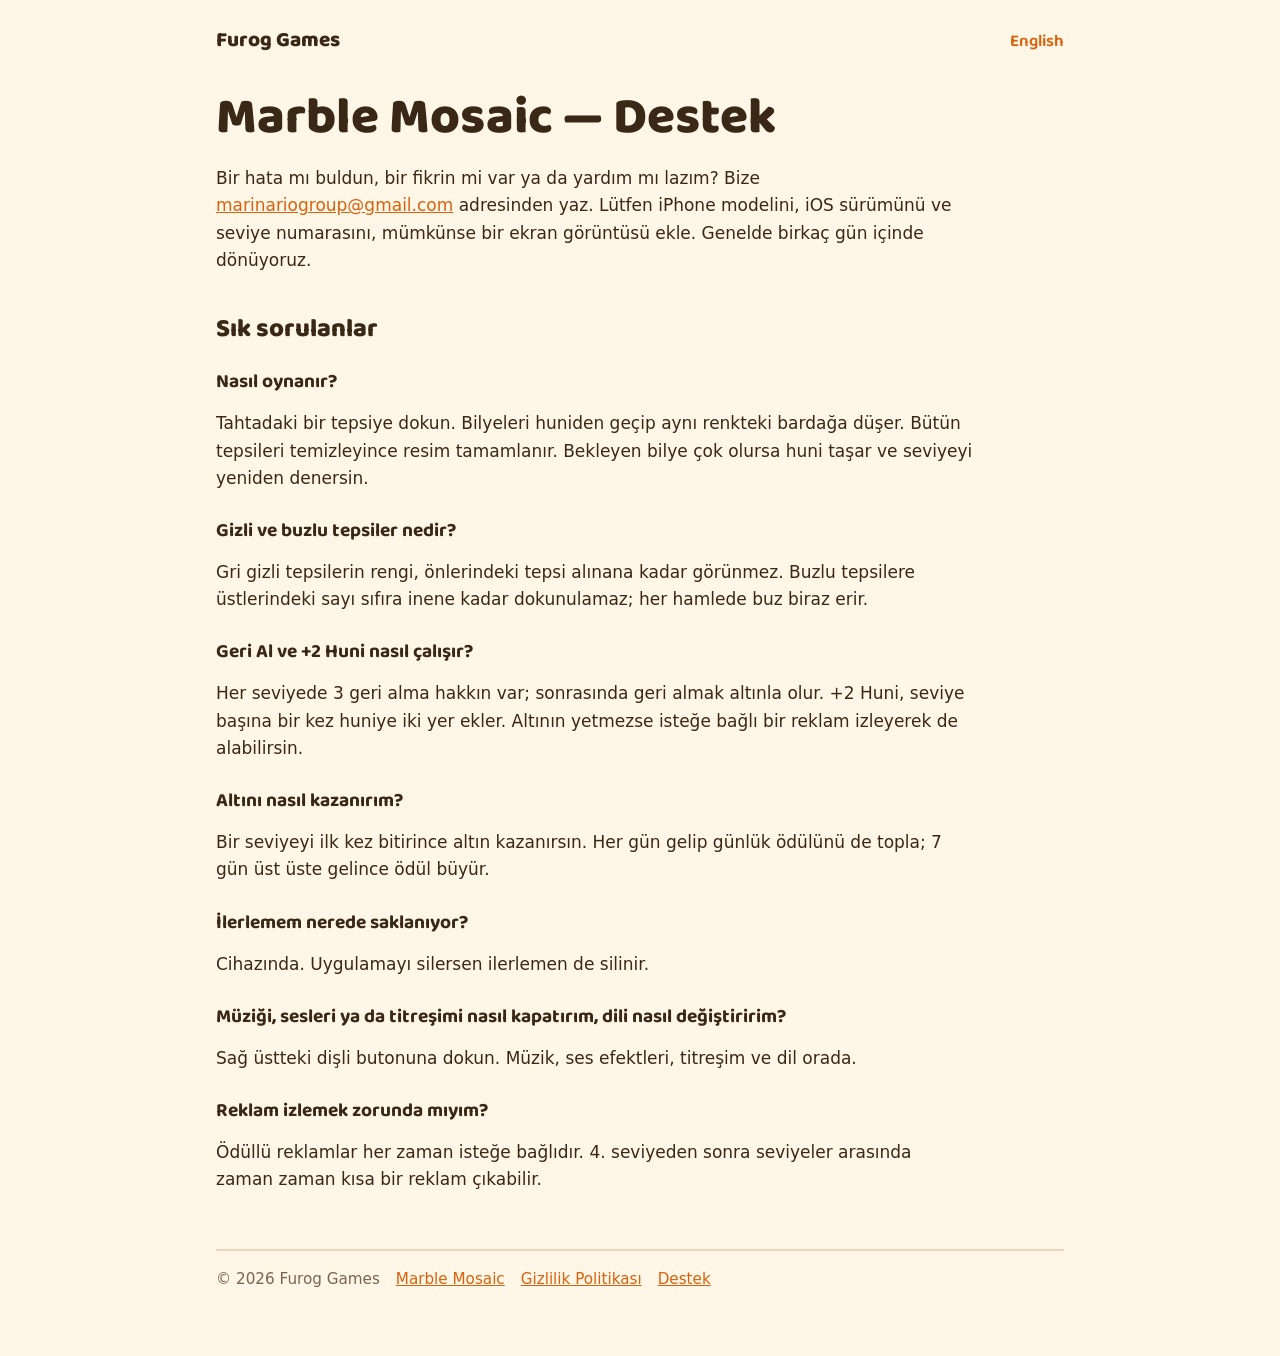
<file: marble-mosaic/support/tr/index.html>
<!doctype html>
<html lang="tr">
<head>
<meta charset="utf-8">
<meta name="viewport" content="width=device-width, initial-scale=1">
<title>Destek — Marble Mosaic</title>
<meta name="description" content="Destek">
<link rel="stylesheet" href="../../../assets/style.css">
<link rel="icon" href="../../../assets/img/favicon.png">
<link rel="apple-touch-icon" href="../../../assets/img/apple-touch-icon.png">
</head>
<body>
<div class="wrap">
<header class="top">
  <a class="brand" href="../../../">Furog Games</a>
  <nav class="lang"><a href="../" hreflang="en">English</a></nav>
</header>
<main>
<article class="doc">
<h1>Marble Mosaic — Destek</h1>
<p>Bir hata mı buldun, bir fikrin mi var ya da yardım mı lazım? Bize
<a href="mailto:marinariogroup@gmail.com?subject=Marble%20Mosaic">marinariogroup@gmail.com</a> adresinden yaz. Lütfen iPhone modelini,
iOS sürümünü ve seviye numarasını, mümkünse bir ekran görüntüsü ekle. Genelde birkaç gün içinde dönüyoruz.</p>
<h2>Sık sorulanlar</h2>
<h3>Nasıl oynanır?</h3>
<p>Tahtadaki bir tepsiye dokun. Bilyeleri huniden geçip aynı renkteki bardağa düşer. Bütün tepsileri temizleyince
resim tamamlanır. Bekleyen bilye çok olursa huni taşar ve seviyeyi yeniden denersin.</p>
<h3>Gizli ve buzlu tepsiler nedir?</h3>
<p>Gri gizli tepsilerin rengi, önlerindeki tepsi alınana kadar görünmez. Buzlu tepsilere üstlerindeki sayı sıfıra
inene kadar dokunulamaz; her hamlede buz biraz erir.</p>
<h3>Geri Al ve +2 Huni nasıl çalışır?</h3>
<p>Her seviyede 3 geri alma hakkın var; sonrasında geri almak altınla olur. +2 Huni, seviye başına bir kez huniye
iki yer ekler. Altının yetmezse isteğe bağlı bir reklam izleyerek de alabilirsin.</p>
<h3>Altını nasıl kazanırım?</h3>
<p>Bir seviyeyi ilk kez bitirince altın kazanırsın. Her gün gelip günlük ödülünü de topla; 7 gün üst üste gelince
ödül büyür.</p>
<h3>İlerlemem nerede saklanıyor?</h3>
<p>Cihazında. Uygulamayı silersen ilerlemen de silinir.</p>
<h3>Müziği, sesleri ya da titreşimi nasıl kapatırım, dili nasıl değiştiririm?</h3>
<p>Sağ üstteki dişli butonuna dokun. Müzik, ses efektleri, titreşim ve dil orada.</p>
<h3>Reklam izlemek zorunda mıyım?</h3>
<p>Ödüllü reklamlar her zaman isteğe bağlıdır. 4. seviyeden sonra seviyeler arasında zaman zaman kısa bir reklam
çıkabilir.</p>
</article>
</main>
<footer>
  <span>© 2026 Furog Games</span>
  <a href="../../../marble-mosaic/tr/">Marble Mosaic</a>
  <a href="../../../marble-mosaic/privacy/tr/">Gizlilik Politikası</a>
  <a href="../../../marble-mosaic/support/tr/">Destek</a>
</footer>
</div>
</body>
</html>
</file>
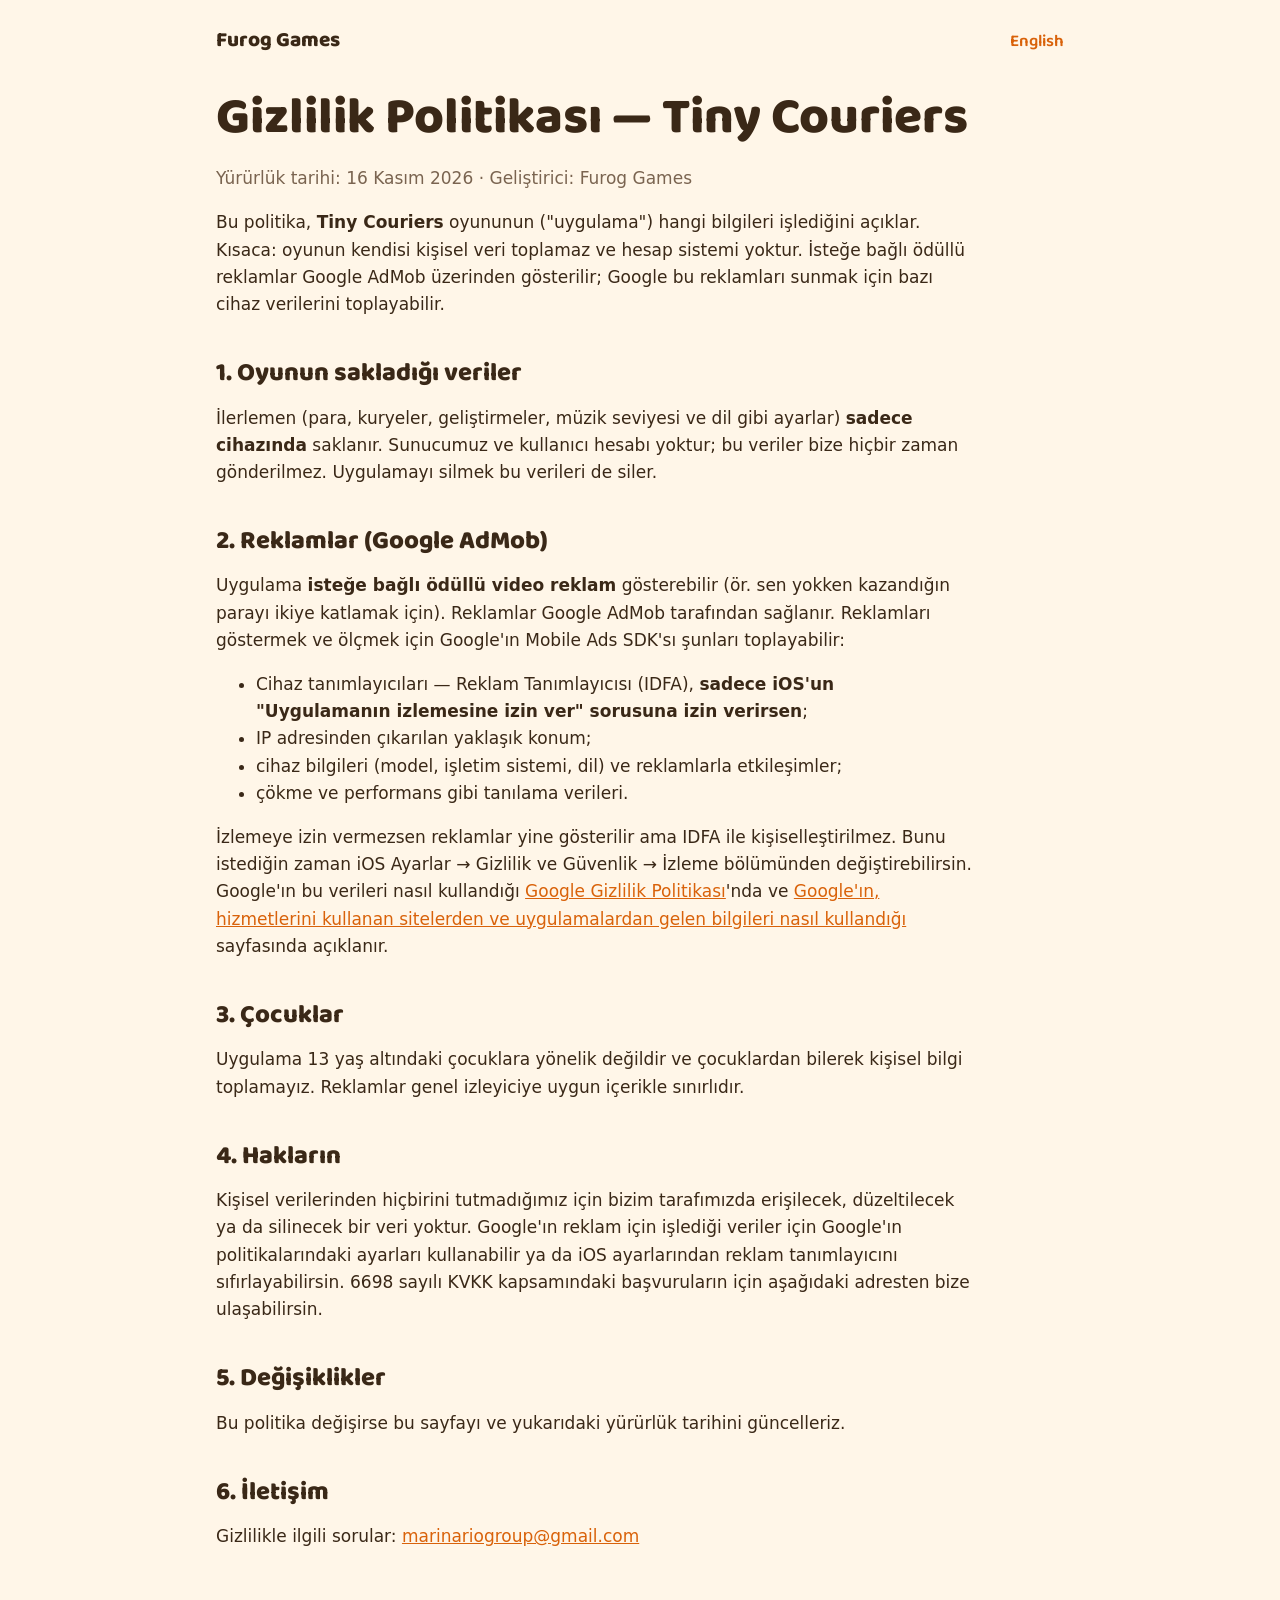
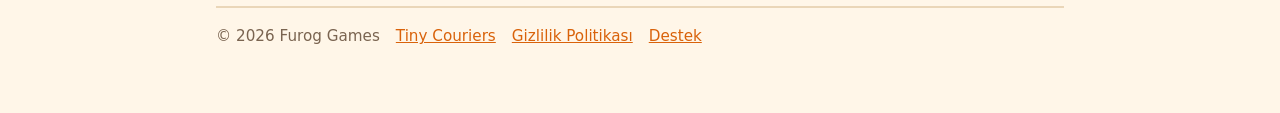
<file: tiny-couriers/privacy/tr/index.html>
<!doctype html>
<html lang="tr">
<head>
<meta charset="utf-8">
<meta name="viewport" content="width=device-width, initial-scale=1">
<title>Gizlilik Politikası — Tiny Couriers</title>
<meta name="description" content="Gizlilik Politikası">
<link rel="stylesheet" href="../../../assets/style.css">
<link rel="icon" href="../../../assets/img/favicon.png">
<link rel="apple-touch-icon" href="../../../assets/img/apple-touch-icon.png">
</head>
<body>
<div class="wrap">
<header class="top">
  <a class="brand" href="../../../">Furog Games</a>
  <nav class="lang"><a href="../" hreflang="en">English</a></nav>
</header>
<main>
<article class="doc">
<h1>Gizlilik Politikası — Tiny Couriers</h1>
<p class="meta">Yürürlük tarihi: 16 Kasım 2026 · Geliştirici: Furog Games</p>
<p>Bu politika, <b>Tiny Couriers</b> oyununun ("uygulama") hangi bilgileri işlediğini açıklar. Kısaca: oyunun
kendisi kişisel veri toplamaz ve hesap sistemi yoktur. İsteğe bağlı ödüllü reklamlar Google AdMob üzerinden
gösterilir; Google bu reklamları sunmak için bazı cihaz verilerini toplayabilir.</p>

<h2>1. Oyunun sakladığı veriler</h2>
<p>İlerlemen (para, kuryeler, geliştirmeler, müzik seviyesi ve dil gibi ayarlar) <b>sadece cihazında</b> saklanır.
Sunucumuz ve kullanıcı hesabı yoktur; bu veriler bize hiçbir zaman gönderilmez. Uygulamayı silmek bu verileri de
siler.</p>

<h2>2. Reklamlar (Google AdMob)</h2>
<p>Uygulama <b>isteğe bağlı ödüllü video reklam</b> gösterebilir (ör. sen yokken kazandığın parayı ikiye katlamak
için). Reklamlar Google AdMob tarafından sağlanır. Reklamları göstermek ve ölçmek için Google'ın Mobile Ads SDK'sı
şunları toplayabilir:</p>
<ul>
  <li>Cihaz tanımlayıcıları — Reklam Tanımlayıcısı (IDFA), <b>sadece iOS'un "Uygulamanın izlemesine izin ver"
      sorusuna izin verirsen</b>;</li>
  <li>IP adresinden çıkarılan yaklaşık konum;</li>
  <li>cihaz bilgileri (model, işletim sistemi, dil) ve reklamlarla etkileşimler;</li>
  <li>çökme ve performans gibi tanılama verileri.</li>
</ul>
<p>İzlemeye izin vermezsen reklamlar yine gösterilir ama IDFA ile kişiselleştirilmez. Bunu istediğin zaman
iOS Ayarlar → Gizlilik ve Güvenlik → İzleme bölümünden değiştirebilirsin. Google'ın bu verileri nasıl kullandığı
<a href="https://policies.google.com/privacy?hl=tr">Google Gizlilik Politikası</a>'nda ve
<a href="https://policies.google.com/technologies/partner-sites?hl=tr">Google'ın, hizmetlerini kullanan sitelerden ve uygulamalardan gelen bilgileri nasıl kullandığı</a> sayfasında açıklanır.</p>

<h2>3. Çocuklar</h2>
<p>Uygulama 13 yaş altındaki çocuklara yönelik değildir ve çocuklardan bilerek kişisel bilgi toplamayız. Reklamlar
genel izleyiciye uygun içerikle sınırlıdır.</p>

<h2>4. Hakların</h2>
<p>Kişisel verilerinden hiçbirini tutmadığımız için bizim tarafımızda erişilecek, düzeltilecek ya da silinecek bir
veri yoktur. Google'ın reklam için işlediği veriler için Google'ın politikalarındaki ayarları kullanabilir ya da
iOS ayarlarından reklam tanımlayıcını sıfırlayabilirsin. 6698 sayılı KVKK kapsamındaki başvuruların için aşağıdaki
adresten bize ulaşabilirsin.</p>

<h2>5. Değişiklikler</h2>
<p>Bu politika değişirse bu sayfayı ve yukarıdaki yürürlük tarihini güncelleriz.</p>

<h2>6. İletişim</h2>
<p>Gizlilikle ilgili sorular: <a href="mailto:marinariogroup@gmail.com">marinariogroup@gmail.com</a></p>
</article>
</main>
<footer>
  <span>© 2026 Furog Games</span>
  <a href="../../../tiny-couriers/tr/">Tiny Couriers</a>
  <a href="../../../tiny-couriers/privacy/tr/">Gizlilik Politikası</a>
  <a href="../../../tiny-couriers/support/tr/">Destek</a>
</footer>
</div>
</body>
</html>
</file>
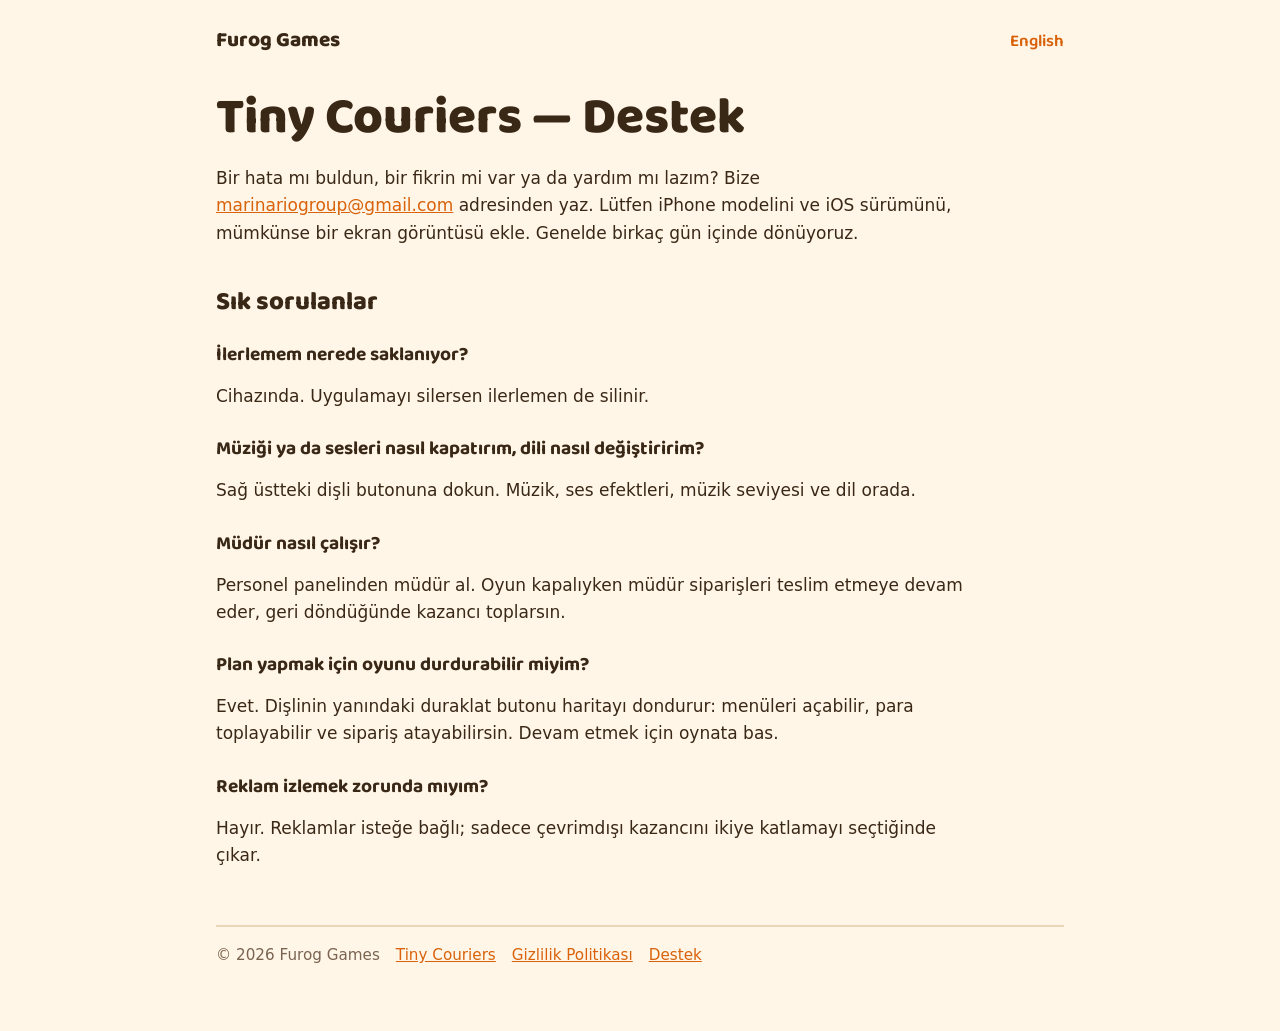
<file: tiny-couriers/support/tr/index.html>
<!doctype html>
<html lang="tr">
<head>
<meta charset="utf-8">
<meta name="viewport" content="width=device-width, initial-scale=1">
<title>Destek — Tiny Couriers</title>
<meta name="description" content="Destek">
<link rel="stylesheet" href="../../../assets/style.css">
<link rel="icon" href="../../../assets/img/favicon.png">
<link rel="apple-touch-icon" href="../../../assets/img/apple-touch-icon.png">
</head>
<body>
<div class="wrap">
<header class="top">
  <a class="brand" href="../../../">Furog Games</a>
  <nav class="lang"><a href="../" hreflang="en">English</a></nav>
</header>
<main>
<article class="doc">
<h1>Tiny Couriers — Destek</h1>
<p>Bir hata mı buldun, bir fikrin mi var ya da yardım mı lazım? Bize
<a href="mailto:marinariogroup@gmail.com?subject=Tiny%20Couriers">marinariogroup@gmail.com</a> adresinden yaz. Lütfen iPhone modelini ve iOS
sürümünü, mümkünse bir ekran görüntüsü ekle. Genelde birkaç gün içinde dönüyoruz.</p>
<h2>Sık sorulanlar</h2>
<h3>İlerlemem nerede saklanıyor?</h3>
<p>Cihazında. Uygulamayı silersen ilerlemen de silinir.</p>
<h3>Müziği ya da sesleri nasıl kapatırım, dili nasıl değiştiririm?</h3>
<p>Sağ üstteki dişli butonuna dokun. Müzik, ses efektleri, müzik seviyesi ve dil orada.</p>
<h3>Müdür nasıl çalışır?</h3>
<p>Personel panelinden müdür al. Oyun kapalıyken müdür siparişleri teslim etmeye devam eder, geri döndüğünde
kazancı toplarsın.</p>
<h3>Plan yapmak için oyunu durdurabilir miyim?</h3>
<p>Evet. Dişlinin yanındaki duraklat butonu haritayı dondurur: menüleri açabilir, para toplayabilir ve sipariş
atayabilirsin. Devam etmek için oynata bas.</p>
<h3>Reklam izlemek zorunda mıyım?</h3>
<p>Hayır. Reklamlar isteğe bağlı; sadece çevrimdışı kazancını ikiye katlamayı seçtiğinde çıkar.</p>
</article>
</main>
<footer>
  <span>© 2026 Furog Games</span>
  <a href="../../../tiny-couriers/tr/">Tiny Couriers</a>
  <a href="../../../tiny-couriers/privacy/tr/">Gizlilik Politikası</a>
  <a href="../../../tiny-couriers/support/tr/">Destek</a>
</footer>
</div>
</body>
</html>
</file>
<file: assets/style.css>
/* Furog Games — Tiny Couriers site. Brand: warm orange, cream, sky blue; rounded, friendly. */
@font-face {
  font-family: "Baloo 2";
  src: url("fonts/Baloo2.ttf") format("truetype");
  font-weight: 400 800;
  font-display: swap;
}

:root {
  --bg: #fff6e8;
  --card: #ffffff;
  --edge: #ead6b8;
  --ink: #3a2817;
  --dim: #7a6450;
  --accent: #ff8a1f;
  --accent-dark: #d9620a;
  --sky: #34b3fd;
  --display: "Baloo 2", "Arial Rounded MT Bold", system-ui, sans-serif;
  --body: system-ui, -apple-system, "Segoe UI", Roboto, sans-serif;
}

@media (prefers-color-scheme: dark) {
  :root {
    --bg: #1d1712;
    --card: #2a221a;
    --edge: #4a3a2a;
    --ink: #f6eadb;
    --dim: #c9b39a;
    --accent: #ff9a3c;
    --accent-dark: #ffb366;
  }
}

* { box-sizing: border-box; }

body {
  margin: 0;
  background: var(--bg);
  color: var(--ink);
  font: 17px/1.6 var(--body);
}

a { color: var(--accent-dark); }
a:hover { color: var(--ink); }

.wrap {
  max-width: 880px;
  margin: 0 auto;
  padding: 24px 16px 64px;
}

header.top {
  display: flex;
  align-items: center;
  justify-content: space-between;
  gap: 12px;
  flex-wrap: wrap;
  margin-bottom: 32px;
}

.brand {
  font-family: var(--display);
  font-weight: 800;
  font-size: 1.3rem;
  color: var(--ink);
  text-decoration: none;
}

nav.lang a {
  font-family: var(--display);
  font-weight: 600;
  margin-left: 12px;
  text-decoration: none;
}

nav.lang a[aria-current="page"] { color: var(--ink); text-decoration: underline; }

h1, h2, h3 {
  font-family: var(--display);
  line-height: 1.15;
  margin: 0 0 12px;
}

h1 { font-size: clamp(2.2rem, 6vw, 3.2rem); font-weight: 800; }
h2 { font-size: 1.6rem; font-weight: 800; margin-top: 40px; }
h3 { font-size: 1.2rem; font-weight: 700; margin-top: 28px; }

.hero {
  display: flex;
  align-items: center;
  gap: 28px;
  flex-wrap: wrap;
}

.hero img.icon {
  width: 148px;
  height: 148px;
  border-radius: 33px;
  box-shadow: 0 8px 24px rgba(0, 0, 0, 0.18);
  flex: none;
}

.lead { font-size: 1.15rem; color: var(--dim); margin: 0 0 16px; max-width: 46ch; }

.button {
  display: inline-block;
  font-family: var(--display);
  font-weight: 800;
  font-size: 1.1rem;
  background: var(--accent);
  color: #fff;
  border-radius: 16px;
  border-bottom: 5px solid var(--accent-dark);
  padding: 10px 22px;
  text-decoration: none;
}

.button:hover { color: #fff; filter: brightness(1.05); }
.button.soon { background: #b3a999; border-bottom-color: #8f8576; cursor: default; }

.shots {
  display: grid;
  grid-template-columns: repeat(4, minmax(0, 1fr));
  gap: 12px;
  margin-top: 36px;
}

.shots img {
  width: 100%;
  height: auto;
  border-radius: 18px;
  border: 3px solid var(--edge);
  background: var(--card);
}

@media (max-width: 640px) {
  .shots { grid-template-columns: repeat(2, minmax(0, 1fr)); }
}

.features {
  display: grid;
  grid-template-columns: repeat(auto-fit, minmax(220px, 1fr));
  gap: 12px;
  margin-top: 16px;
  padding: 0;
  list-style: none;
}

.features li {
  background: var(--card);
  border: 2px solid var(--edge);
  border-radius: 18px;
  padding: 14px 16px;
}

.features b { font-family: var(--display); font-size: 1.08rem; display: block; }

.card {
  display: flex;
  align-items: center;
  gap: 18px;
  background: var(--card);
  border: 2px solid var(--edge);
  border-radius: 22px;
  padding: 16px;
  text-decoration: none;
  color: var(--ink);
}

.card img { width: 96px; height: 96px; border-radius: 22px; flex: none; }
.card b { font-family: var(--display); font-size: 1.4rem; display: block; }
.card span { color: var(--dim); }

.doc { max-width: 70ch; }
.doc .meta { color: var(--dim); }

footer {
  margin-top: 56px;
  padding-top: 16px;
  border-top: 2px solid var(--edge);
  color: var(--dim);
  font-size: 0.95rem;
  display: flex;
  gap: 16px;
  flex-wrap: wrap;
}
</file>
